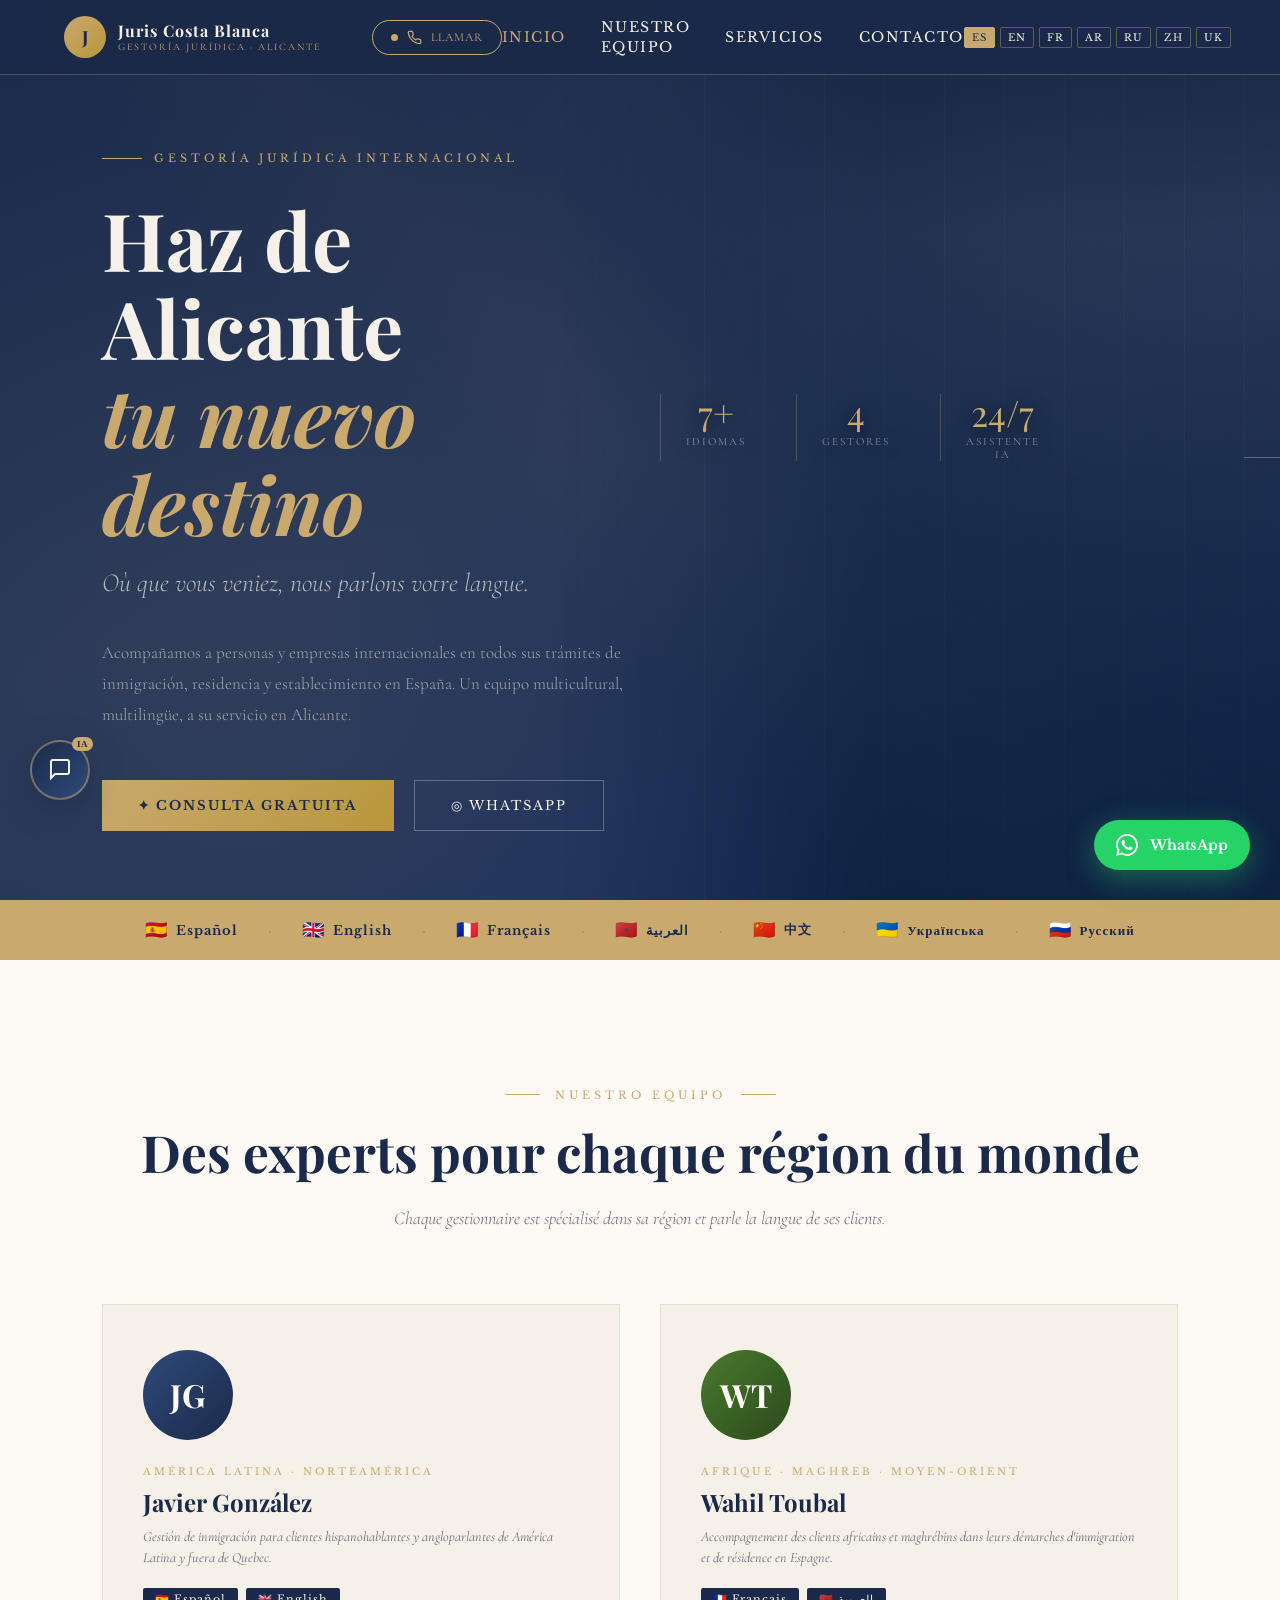
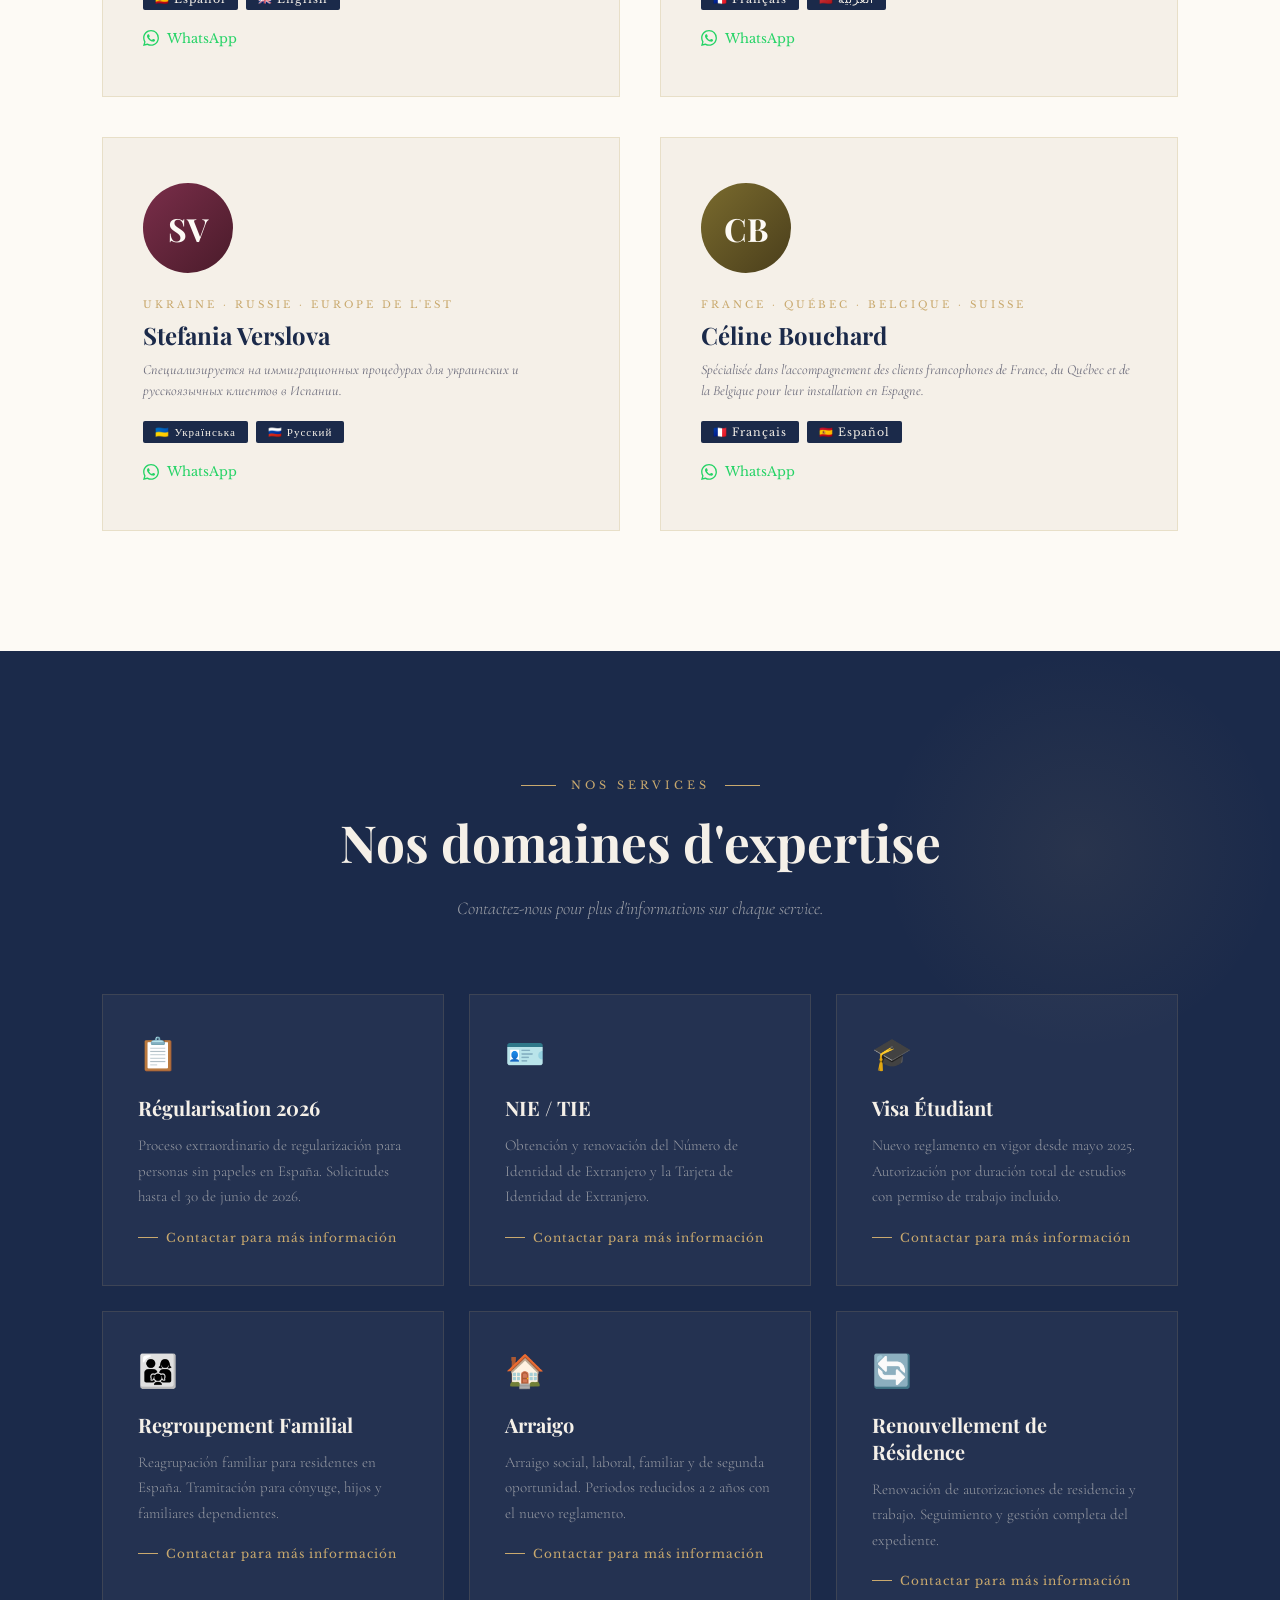
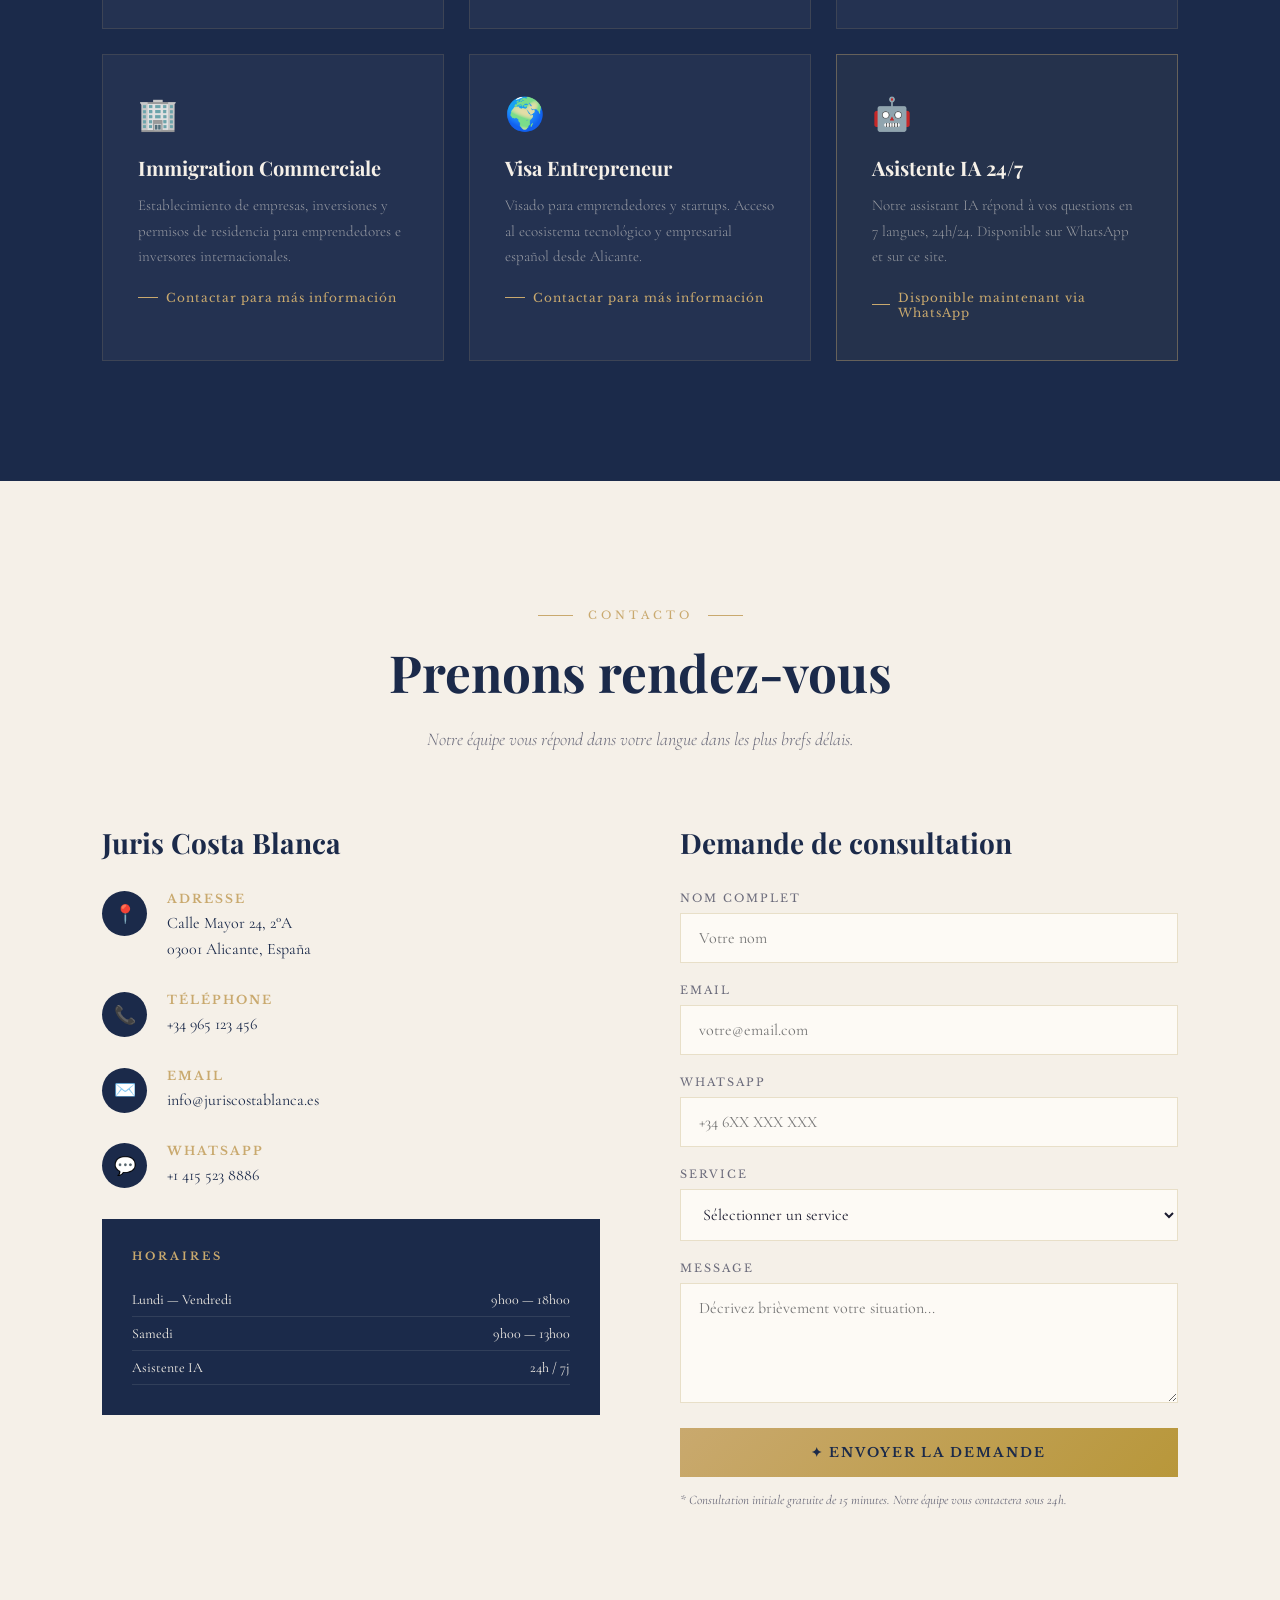
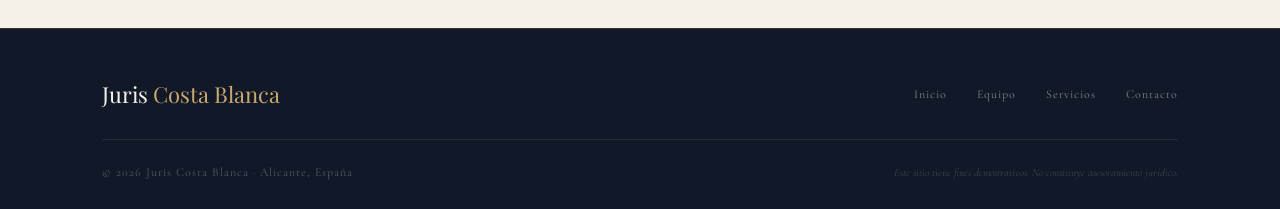
<file: index.html>
<!DOCTYPE html>
<html lang="es">
<head>
  <meta charset="UTF-8" />
  <meta name="viewport" content="width=device-width, initial-scale=1.0" />
  <title>Juris Costa Blanca — Gestoría Jurídica Internacional · Alicante</title>
  <meta name="description" content="Gestoría jurídica especializada en inmigración internacional. Servicios en español, inglés, francés, árabe, chino, ucraniano y ruso. Alicante, España." />
  <link rel="stylesheet" href="style.css" />
  <link rel="icon" type="image/svg+xml" href="data:image/svg+xml,<svg xmlns='http://www.w3.org/2000/svg' viewBox='0 0 100 100'><text y='.9em' font-size='90'>⚖️</text></svg>" />

  <style>
    /* ---------- Groupe gauche : logo + bouton d'appel ---------- */
    .nav-left{
      display:flex; align-items:center;
      gap:clamp(20px, 4vw, 64px);
      flex:0 0 auto; min-width:0;
    }
    .nav-left .nav-logo{ flex:0 0 auto; }

    /* ---------- Bouton appel vocal ---------- */
    .nav-call-btn{
      display:inline-flex; align-items:center; gap:9px;
      padding:9px 18px; flex:0 0 auto;
      border:1px solid #c9a96e; border-radius:999px;
      background:transparent; color:#c9a96e;
      font:inherit; font-size:12px; letter-spacing:.08em; text-transform:uppercase;
      cursor:pointer; white-space:nowrap;
      transition:background .25s ease, color .25s ease, border-color .25s ease;
    }
    .nav-call-btn:hover{ background:#c9a96e; color:#fff; }
    .nav-call-btn svg{ width:15px; height:15px; flex:none; }
    .nav-call-dot{ width:7px; height:7px; border-radius:50%; background:#c9a96e; flex:none; }
    .nav-call-btn:hover .nav-call-dot{ background:#fff; }
    .nav-call-btn[data-state="wait"]{ opacity:.65; cursor:progress; }
    .nav-call-btn[data-state="live"]{ background:#c0392b; border-color:#c0392b; color:#fff; }
    .nav-call-btn[data-state="live"] .nav-call-dot{
      background:#fff; animation:vapiPulse 1.1s ease-in-out infinite;
    }
    @keyframes vapiPulse{
      0%,100%{ opacity:1; transform:scale(1); }
      50%    { opacity:.3; transform:scale(.65); }
    }

    /* ---------- Photo Alicante dans le hero ---------- */
    #accueil{ position:relative; overflow:hidden; }

    .hero-photo{
      position:absolute; top:0; right:0; bottom:0;
      width:min(56%, 1020px);
      z-index:1; pointer-events:none;
      background-image:url("assets/alicante-puerto.jpg");
      background-size:cover;
      background-position:center 42%;
      -webkit-mask-image:linear-gradient(to right, transparent 0%, rgba(0,0,0,.3) 16%, #000 44%);
              mask-image:linear-gradient(to right, transparent 0%, rgba(0,0,0,.3) 16%, #000 44%);
    }
    .hero-photo::after{
      content:""; position:absolute; inset:0;
      background:
        linear-gradient(to right,  rgba(13,37,71,.88) 0%, rgba(13,37,71,.30) 38%, rgba(13,37,71,.08) 100%),
        linear-gradient(to bottom, rgba(10,28,55,.55) 0%, rgba(10,28,55,0) 26%, rgba(10,28,55,.72) 100%);
    }

    /* le contenu repasse devant la photo */
    #accueil .hero-content{ position:relative; z-index:2; }
    #accueil .hero-stats{
      position:relative; z-index:3;
      text-shadow:0 2px 18px rgba(5,15,34,.9);
    }
    #accueil .hero-scroll{ position:relative; z-index:3; }

    /* ---------- Tablette / mobile ---------- */
    @media (max-width:1100px){
      nav{ flex-wrap:nowrap; gap:10px; }
      .nav-logo-sub{ display:none; }
      .nav-call-label{ display:none; }
      .nav-call-btn{ padding:8px 11px; }
      .nav-left{ gap:16px; }
    }
    @media (max-width:900px){
      /* la photo passe sous le texte, en bandeau bas de hero */
      .hero-photo{
        top:auto; bottom:0; left:0; right:0;
        width:100%; height:40%;
        background-position:center 45%;
        -webkit-mask-image:linear-gradient(to bottom, transparent 0%, rgba(0,0,0,.4) 24%, #000 55%);
                mask-image:linear-gradient(to bottom, transparent 0%, rgba(0,0,0,.4) 24%, #000 55%);
      }
      .hero-photo::after{
        background:
          linear-gradient(to bottom, rgba(10,28,55,.85) 0%, rgba(10,28,55,.25) 45%, rgba(10,28,55,.8) 100%);
      }
    }
    @media (max-width:820px){
      .nav-logo-name{ font-size:15px; white-space:nowrap; }
      .lang-selector{
        display:flex; gap:2px; max-width:140px;
        overflow-x:auto; scrollbar-width:none; -webkit-overflow-scrolling:touch;
      }
      .lang-selector::-webkit-scrollbar{ display:none; }
      .lang-btn{ padding:3px 6px; font-size:10px; flex:0 0 auto; }
    }
    @media (max-width:420px){
      .nav-left{ gap:10px; }
      .lang-selector{ max-width:96px; }
      .hero-photo{ height:32%; }
    }
  </style>
</head>
<body>

  <!-- NAVIGATION -->
  <nav>
    <div class="nav-left">
      <a href="#accueil" class="nav-logo">
        <div class="nav-logo-icon">J</div>
        <div class="nav-logo-text">
          <span class="nav-logo-name">Juris Costa Blanca</span>
          <span class="nav-logo-sub">Gestoría Jurídica · Alicante</span>
        </div>
      </a>

      <button id="vapiCallBtn" class="nav-call-btn" type="button" data-state="idle"
              aria-label="Llamar al despacho">
        <span class="nav-call-dot"></span>
        <svg viewBox="0 0 24 24" fill="none" stroke="currentColor" stroke-width="2"
             stroke-linecap="round" stroke-linejoin="round" aria-hidden="true">
          <path d="M22 16.92v3a2 2 0 0 1-2.18 2 19.79 19.79 0 0 1-8.63-3.07 19.5 19.5 0 0 1-6-6 19.79 19.79 0 0 1-3.07-8.67A2 2 0 0 1 4.11 2h3a2 2 0 0 1 2 1.72c.13.96.36 1.9.7 2.81a2 2 0 0 1-.45 2.11L8.09 9.91a16 16 0 0 0 6 6l1.27-1.27a2 2 0 0 1 2.11-.45c.9.34 1.85.57 2.81.7A2 2 0 0 1 22 16.92z"/>
        </svg>
        <span class="nav-call-label">Llamar</span>
      </button>
    </div>

    <ul class="nav-links" id="navLinks">
      <li><a href="#accueil" data-i18n="nav_accueil">Inicio</a></li>
      <li><a href="#bureau" data-i18n="nav_bureau">Nuestro Equipo</a></li>
      <li><a href="#activites" data-i18n="nav_activites">Servicios</a></li>
      <li><a href="#contact" data-i18n="nav_contact">Contacto</a></li>
    </ul>

    <div class="lang-selector">
  <button class="lang-btn active" onclick="setLang('es')">ES</button>
  <button class="lang-btn" onclick="setLang('en')">EN</button>
  <button class="lang-btn" onclick="setLang('fr')">FR</button>
  <button class="lang-btn" onclick="setLang('ar')">AR</button>
  <button class="lang-btn" onclick="setLang('ru')">RU</button>
  <button class="lang-btn" onclick="setLang('zh')">ZH</button>
  <button class="lang-btn" onclick="setLang('uk')">UK</button>
</div>
    

    <button class="hamburger" id="hamburger" aria-label="Menu">
      <span></span><span></span><span></span>
    </button>
  </nav>

  <!-- HERO -->
  <section id="accueil">
    <div class="hero-bg-pattern"></div>
    <div class="hero-lines"></div>
    <div class="hero-photo" role="img"
         aria-label="Puerto de Alicante al anochecer con el castillo de Santa Bárbara"></div>

    <div class="hero-content">
      <div class="hero-eyebrow">
        <div class="hero-eyebrow-line"></div>
        <span data-i18n="hero_eyebrow">Gestoría Jurídica Internacional</span>
      </div>

      <h1 class="hero-title">
        <span data-i18n="hero_title1">Haz de Alicante</span><br>
        <em data-i18n="hero_title2">tu nuevo destino</em>
      </h1>

      <p class="hero-accroche" data-i18n="hero_accroche">
        Où que vous veniez, nous parlons votre langue.
      </p>

      <p class="hero-description" data-i18n="hero_description">
        Acompañamos a personas y empresas internacionales en todos sus trámites de inmigración, residencia y establecimiento en España. Un equipo multicultural, multilingüe, a su servicio en Alicante.
      </p>

      <div class="hero-ctas">
        <a href="#contact" class="btn-primary" data-i18n="hero_cta1">
          ✦ Consulta Gratuita
        </a>
        <a href="https://wa.me/14155238886" target="_blank" class="btn-secondary" data-i18n="hero_cta2">
          ◎ WhatsApp
        </a>
      </div>
    </div>

    <div class="hero-stats">
      <div class="hero-stat">
        <div class="hero-stat-number">7+</div>
        <div class="hero-stat-label" data-i18n="stat_langues">Idiomas</div>
      </div>
      <div class="hero-stat">
        <div class="hero-stat-number">4</div>
        <div class="hero-stat-label" data-i18n="stat_gestionnaires">Gestores</div>
      </div>
      <div class="hero-stat">
        <div class="hero-stat-number">24/7</div>
        <div class="hero-stat-label" data-i18n="stat_disponible">Asistente IA</div>
      </div>
    </div>

    <div class="hero-scroll">
      <div class="scroll-line"></div>
      <span data-i18n="hero_scroll">Descubrir</span>
    </div>
  </section>

  <!-- BARRE LANGUES -->
  <div class="langues-bar">
    <div class="langue-item"><span class="langue-flag">🇪🇸</span> Español</div>
    <div class="langue-sep">·</div>
    <div class="langue-item"><span class="langue-flag">🇬🇧</span> English</div>
    <div class="langue-sep">·</div>
    <div class="langue-item"><span class="langue-flag">🇫🇷</span> Français</div>
    <div class="langue-sep">·</div>
    <div class="langue-item"><span class="langue-flag">🇲🇦</span> العربية</div>
    <div class="langue-sep">·</div>
    <div class="langue-item"><span class="langue-flag">🇨🇳</span> 中文</div>
    <div class="langue-sep">·</div>
    <div class="langue-item"><span class="langue-flag">🇺🇦</span> Українська</div>
    <div class="langue-sep">·</div>
    <div class="langue-item"><span class="langue-flag">🇷🇺</span> Русский</div>
  </div>

  <!-- NOTRE BUREAU -->
  <section id="bureau">
    <div class="section-header reveal">
      <div class="section-eyebrow">
        <div class="section-eyebrow-line"></div>
        <span data-i18n="bureau_eyebrow">Nuestro Equipo</span>
        <div class="section-eyebrow-line"></div>
      </div>
      <h2 class="section-title" data-i18n="bureau_title">Des experts pour chaque région du monde</h2>
      <p class="section-subtitle" data-i18n="bureau_subtitle">
        Chaque gestionnaire est spécialisé dans sa région et parle la langue de ses clients.
      </p>
    </div>

    <div class="team-grid">

      <div class="team-card reveal">
        <div class="team-avatar avatar-javier">JG</div>
        <div class="team-region" data-i18n="javier_region">América Latina · Norteamérica</div>
        <h3 class="team-name">Javier González</h3>
        <p class="team-role" data-i18n="javier_role">
          Gestión de inmigración para clientes hispanohablantes y angloparlantes de América Latina y fuera de Quebec.
        </p>
        <div class="team-langues">
          <span class="langue-tag">🇪🇸 Español</span>
          <span class="langue-tag">🇬🇧 English</span>
        </div>
        <a href="https://wa.me/14155238886?text=Hola%20Javier%2C%20necesito%20informaci%C3%B3n%20sobre%20inmigraci%C3%B3n" target="_blank" class="team-whatsapp">
          <svg viewBox="0 0 24 24" width="16" height="16" fill="currentColor"><path d="M17.472 14.382c-.297-.149-1.758-.867-2.03-.967-.273-.099-.471-.148-.67.15-.197.297-.767.966-.94 1.164-.173.199-.347.223-.644.075-.297-.15-1.255-.463-2.39-1.475-.883-.788-1.48-1.761-1.653-2.059-.173-.297-.018-.458.13-.606.134-.133.298-.347.446-.52.149-.174.198-.298.298-.497.099-.198.05-.371-.025-.52-.075-.149-.669-1.612-.916-2.207-.242-.579-.487-.5-.669-.51-.173-.008-.371-.01-.57-.01-.198 0-.52.074-.792.372-.272.297-1.04 1.016-1.04 2.479 0 1.462 1.065 2.875 1.213 3.074.149.198 2.096 3.2 5.077 4.487.709.306 1.262.489 1.694.625.712.227 1.36.195 1.871.118.571-.085 1.758-.719 2.006-1.413.248-.694.248-1.289.173-1.413-.074-.124-.272-.198-.57-.347m-5.421 7.403h-.004a9.87 9.87 0 01-5.031-1.378l-.361-.214-3.741.982.998-3.648-.235-.374a9.86 9.86 0 01-1.51-5.26c.001-5.45 4.436-9.884 9.888-9.884 2.64 0 5.122 1.03 6.988 2.898a9.825 9.825 0 012.893 6.994c-.003 5.45-4.437 9.884-9.885 9.884m8.413-18.297A11.815 11.815 0 0012.05 0C5.495 0 .16 5.335.157 11.892c0 2.096.547 4.142 1.588 5.945L.057 24l6.305-1.654a11.882 11.882 0 005.683 1.448h.005c6.554 0 11.89-5.335 11.893-11.893a11.821 11.821 0 00-3.48-8.413z"/></svg>
          WhatsApp
        </a>
      </div>

      <div class="team-card reveal">
        <div class="team-avatar avatar-wahil">WT</div>
        <div class="team-region" data-i18n="wahil_region">Afrique · Maghreb · Moyen-Orient</div>
        <h3 class="team-name">Wahil Toubal</h3>
        <p class="team-role" data-i18n="wahil_role">
          Accompagnement des clients africains et maghrébins dans leurs démarches d'immigration et de résidence en Espagne.
        </p>
        <div class="team-langues">
          <span class="langue-tag">🇫🇷 Français</span>
          <span class="langue-tag">🇲🇦 العربية</span>
        </div>
        <a href="https://wa.me/14155238886?text=Bonjour%20Wahil%2C%20j%27ai%20besoin%20d%27informations%20sur%20l%27immigration" target="_blank" class="team-whatsapp">
          <svg viewBox="0 0 24 24" width="16" height="16" fill="currentColor"><path d="M17.472 14.382c-.297-.149-1.758-.867-2.03-.967-.273-.099-.471-.148-.67.15-.197.297-.767.966-.94 1.164-.173.199-.347.223-.644.075-.297-.15-1.255-.463-2.39-1.475-.883-.788-1.48-1.761-1.653-2.059-.173-.297-.018-.458.13-.606.134-.133.298-.347.446-.52.149-.174.198-.298.298-.497.099-.198.05-.371-.025-.52-.075-.149-.669-1.612-.916-2.207-.242-.579-.487-.5-.669-.51-.173-.008-.371-.01-.57-.01-.198 0-.52.074-.792.372-.272.297-1.04 1.016-1.04 2.479 0 1.462 1.065 2.875 1.213 3.074.149.198 2.096 3.2 5.077 4.487.709.306 1.262.489 1.694.625.712.227 1.36.195 1.871.118.571-.085 1.758-.719 2.006-1.413.248-.694.248-1.289.173-1.413-.074-.124-.272-.198-.57-.347m-5.421 7.403h-.004a9.87 9.87 0 01-5.031-1.378l-.361-.214-3.741.982.998-3.648-.235-.374a9.86 9.86 0 01-1.51-5.26c.001-5.45 4.436-9.884 9.888-9.884 2.64 0 5.122 1.03 6.988 2.898a9.825 9.825 0 012.893 6.994c-.003 5.45-4.437 9.884-9.885 9.884m8.413-18.297A11.815 11.815 0 0012.05 0C5.495 0 .16 5.335.157 11.892c0 2.096.547 4.142 1.588 5.945L.057 24l6.305-1.654a11.882 11.882 0 005.683 1.448h.005c6.554 0 11.89-5.335 11.893-11.893a11.821 11.821 0 00-3.48-8.413z"/></svg>
          WhatsApp
        </a>
      </div>

      <div class="team-card reveal">
        <div class="team-avatar avatar-stefania">SV</div>
        <div class="team-region" data-i18n="stefania_region">Ukraine · Russie · Europe de l'Est</div>
        <h3 class="team-name">Stefania Verslova</h3>
        <p class="team-role" data-i18n="stefania_role">
          Специализируется на иммиграционных процедурах для украинских и русскоязычных клиентов в Испании.
        </p>
        <div class="team-langues">
          <span class="langue-tag">🇺🇦 Українська</span>
          <span class="langue-tag">🇷🇺 Русский</span>
        </div>
        <a href="https://wa.me/14155238886?text=Hello%2C%20I%20need%20information%20about%20immigration" target="_blank" class="team-whatsapp">
          <svg viewBox="0 0 24 24" width="16" height="16" fill="currentColor"><path d="M17.472 14.382c-.297-.149-1.758-.867-2.03-.967-.273-.099-.471-.148-.67.15-.197.297-.767.966-.94 1.164-.173.199-.347.223-.644.075-.297-.15-1.255-.463-2.39-1.475-.883-.788-1.48-1.761-1.653-2.059-.173-.297-.018-.458.13-.606.134-.133.298-.347.446-.52.149-.174.198-.298.298-.497.099-.198.05-.371-.025-.52-.075-.149-.669-1.612-.916-2.207-.242-.579-.487-.5-.669-.51-.173-.008-.371-.01-.57-.01-.198 0-.52.074-.792.372-.272.297-1.04 1.016-1.04 2.479 0 1.462 1.065 2.875 1.213 3.074.149.198 2.096 3.2 5.077 4.487.709.306 1.262.489 1.694.625.712.227 1.36.195 1.871.118.571-.085 1.758-.719 2.006-1.413.248-.694.248-1.289.173-1.413-.074-.124-.272-.198-.57-.347m-5.421 7.403h-.004a9.87 9.87 0 01-5.031-1.378l-.361-.214-3.741.982.998-3.648-.235-.374a9.86 9.86 0 01-1.51-5.26c.001-5.45 4.436-9.884 9.888-9.884 2.64 0 5.122 1.03 6.988 2.898a9.825 9.825 0 012.893 6.994c-.003 5.45-4.437 9.884-9.885 9.884m8.413-18.297A11.815 11.815 0 0012.05 0C5.495 0 .16 5.335.157 11.892c0 2.096.547 4.142 1.588 5.945L.057 24l6.305-1.654a11.882 11.882 0 005.683 1.448h.005c6.554 0 11.89-5.335 11.893-11.893a11.821 11.821 0 00-3.48-8.413z"/></svg>
          WhatsApp
        </a>
      </div>

      <div class="team-card reveal">
        <div class="team-avatar avatar-celine">CB</div>
        <div class="team-region" data-i18n="celine_region">France · Québec · Belgique · Suisse</div>
        <h3 class="team-name">Céline Bouchard</h3>
        <p class="team-role" data-i18n="celine_role">
          Spécialisée dans l'accompagnement des clients francophones de France, du Québec et de la Belgique pour leur installation en Espagne.
        </p>
        <div class="team-langues">
          <span class="langue-tag">🇫🇷 Français</span>
          <span class="langue-tag">🇪🇸 Español</span>
        </div>
        <a href="https://wa.me/14155238886?text=Bonjour%20C%C3%A9line%2C%20j%27ai%20besoin%20d%27informations%20sur%20l%27immigration" target="_blank" class="team-whatsapp">
          <svg viewBox="0 0 24 24" width="16" height="16" fill="currentColor"><path d="M17.472 14.382c-.297-.149-1.758-.867-2.03-.967-.273-.099-.471-.148-.67.15-.197.297-.767.966-.94 1.164-.173.199-.347.223-.644.075-.297-.15-1.255-.463-2.39-1.475-.883-.788-1.48-1.761-1.653-2.059-.173-.297-.018-.458.13-.606.134-.133.298-.347.446-.52.149-.174.198-.298.298-.497.099-.198.05-.371-.025-.52-.075-.149-.669-1.612-.916-2.207-.242-.579-.487-.5-.669-.51-.173-.008-.371-.01-.57-.01-.198 0-.52.074-.792.372-.272.297-1.04 1.016-1.04 2.479 0 1.462 1.065 2.875 1.213 3.074.149.198 2.096 3.2 5.077 4.487.709.306 1.262.489 1.694.625.712.227 1.36.195 1.871.118.571-.085 1.758-.719 2.006-1.413.248-.694.248-1.289.173-1.413-.074-.124-.272-.198-.57-.347m-5.421 7.403h-.004a9.87 9.87 0 01-5.031-1.378l-.361-.214-3.741.982.998-3.648-.235-.374a9.86 9.86 0 01-1.51-5.26c.001-5.45 4.436-9.884 9.888-9.884 2.64 0 5.122 1.03 6.988 2.898a9.825 9.825 0 012.893 6.994c-.003 5.45-4.437 9.884-9.885 9.884m8.413-18.297A11.815 11.815 0 0012.05 0C5.495 0 .16 5.335.157 11.892c0 2.096.547 4.142 1.588 5.945L.057 24l6.305-1.654a11.882 11.882 0 005.683 1.448h.005c6.554 0 11.89-5.335 11.893-11.893a11.821 11.821 0 00-3.48-8.413z"/></svg>
          WhatsApp
        </a>
      </div>

    </div>
  </section>

  <!-- ACTIVITÉS -->
  <section id="activites">
    <div class="section-header reveal">
      <div class="section-eyebrow">
        <div class="section-eyebrow-line"></div>
        <span data-i18n="activites_eyebrow">Nos Services</span>
        <div class="section-eyebrow-line"></div>
      </div>
      <h2 class="section-title" data-i18n="activites_title">Nos domaines d'expertise</h2>
      <p class="section-subtitle" data-i18n="activites_subtitle">
        Contactez-nous pour plus d'informations sur chaque service.
      </p>
    </div>

    <div class="activites-grid">

      <div class="activite-card reveal">
        <div class="activite-icon">📋</div>
        <h3 class="activite-title" data-i18n="act1_title">Régularisation 2026</h3>
        <p class="activite-desc" data-i18n="act1_desc">
          Proceso extraordinario de regularización para personas sin papeles en España. Solicitudes hasta el 30 de junio de 2026.
        </p>
        <div class="activite-contact" data-i18n="act_contact">Contactar para más información</div>
      </div>

      <div class="activite-card reveal">
        <div class="activite-icon">🪪</div>
        <h3 class="activite-title" data-i18n="act2_title">NIE / TIE</h3>
        <p class="activite-desc" data-i18n="act2_desc">
          Obtención y renovación del Número de Identidad de Extranjero y la Tarjeta de Identidad de Extranjero.
        </p>
        <div class="activite-contact" data-i18n="act_contact">Contactar para más información</div>
      </div>

      <div class="activite-card reveal">
        <div class="activite-icon">🎓</div>
        <h3 class="activite-title" data-i18n="act3_title">Visa Étudiant</h3>
        <p class="activite-desc" data-i18n="act3_desc">
          Nuevo reglamento en vigor desde mayo 2025. Autorización por duración total de estudios con permiso de trabajo incluido.
        </p>
        <div class="activite-contact" data-i18n="act_contact">Contactar para más información</div>
      </div>

      <div class="activite-card reveal">
        <div class="activite-icon">👨‍👩‍👧</div>
        <h3 class="activite-title" data-i18n="act4_title">Regroupement Familial</h3>
        <p class="activite-desc" data-i18n="act4_desc">
          Reagrupación familiar para residentes en España. Tramitación para cónyuge, hijos y familiares dependientes.
        </p>
        <div class="activite-contact" data-i18n="act_contact">Contactar para más información</div>
      </div>

      <div class="activite-card reveal">
        <div class="activite-icon">🏠</div>
        <h3 class="activite-title" data-i18n="act5_title">Arraigo</h3>
        <p class="activite-desc" data-i18n="act5_desc">
          Arraigo social, laboral, familiar y de segunda oportunidad. Periodos reducidos a 2 años con el nuevo reglamento.
        </p>
        <div class="activite-contact" data-i18n="act_contact">Contactar para más información</div>
      </div>

      <div class="activite-card reveal">
        <div class="activite-icon">🔄</div>
        <h3 class="activite-title" data-i18n="act6_title">Renouvellement de Résidence</h3>
        <p class="activite-desc" data-i18n="act6_desc">
          Renovación de autorizaciones de residencia y trabajo. Seguimiento y gestión completa del expediente.
        </p>
        <div class="activite-contact" data-i18n="act_contact">Contactar para más información</div>
      </div>

      <div class="activite-card reveal">
        <div class="activite-icon">🏢</div>
        <h3 class="activite-title" data-i18n="act7_title">Immigration Commerciale</h3>
        <p class="activite-desc" data-i18n="act7_desc">
          Establecimiento de empresas, inversiones y permisos de residencia para emprendedores e inversores internacionales.
        </p>
        <div class="activite-contact" data-i18n="act_contact">Contactar para más información</div>
      </div>

      <div class="activite-card reveal">
        <div class="activite-icon">🌍</div>
        <h3 class="activite-title" data-i18n="act8_title">Visa Entrepreneur</h3>
        <p class="activite-desc" data-i18n="act8_desc">
          Visado para emprendedores y startups. Acceso al ecosistema tecnológico y empresarial español desde Alicante.
        </p>
        <div class="activite-contact" data-i18n="act_contact">Contactar para más información</div>
      </div>

      <div class="activite-card reveal" style="border-color: rgba(201,169,110,0.4); background: rgba(201,169,110,0.06);">
        <div class="activite-icon">🤖</div>
        <h3 class="activite-title" data-i18n="act9_title">Asistente IA 24/7</h3>
        <p class="activite-desc" data-i18n="act9_desc">
          Notre assistant IA répond à vos questions en 7 langues, 24h/24. Disponible sur WhatsApp et sur ce site.
        </p>
        <div class="activite-contact" data-i18n="act9_contact">Disponible maintenant via WhatsApp</div>
      </div>

    </div>
  </section>

  <!-- CONTACT -->
  <section id="contact">
    <div class="section-header reveal">
      <div class="section-eyebrow">
        <div class="section-eyebrow-line"></div>
        <span data-i18n="contact_eyebrow">Contacto</span>
        <div class="section-eyebrow-line"></div>
      </div>
      <h2 class="section-title" data-i18n="contact_title">Prenons rendez-vous</h2>
      <p class="section-subtitle" data-i18n="contact_subtitle">
        Notre équipe vous répond dans votre langue dans les plus brefs délais.
      </p>
    </div>

    <div class="contact-grid">
      <div class="contact-info reveal">
        <h3 data-i18n="contact_info_title">Juris Costa Blanca</h3>

        <div class="contact-item">
          <div class="contact-item-icon">📍</div>
          <div class="contact-item-content">
            <h4 data-i18n="contact_adresse">Adresse</h4>
            <p>Calle Mayor 24, 2°A<br>03001 Alicante, España</p>
          </div>
        </div>

        <div class="contact-item">
          <div class="contact-item-icon">📞</div>
          <div class="contact-item-content">
            <h4 data-i18n="contact_tel">Téléphone</h4>
            <p>+34 965 123 456</p>
          </div>
        </div>

        <div class="contact-item">
          <div class="contact-item-icon">✉️</div>
          <div class="contact-item-content">
            <h4>Email</h4>
            <p>info@juriscostablanca.es</p>
          </div>
        </div>

        <div class="contact-item">
          <div class="contact-item-icon">💬</div>
          <div class="contact-item-content">
            <h4>WhatsApp</h4>
            <p>+1 415 523 8886</p>
          </div>
        </div>

        <div class="contact-horaires">
          <h4 data-i18n="contact_horaires">Horaires</h4>
          <div class="horaire-row">
            <span data-i18n="horaire_semaine">Lundi — Vendredi</span>
            <span>9h00 — 18h00</span>
          </div>
          <div class="horaire-row">
            <span data-i18n="horaire_samedi">Samedi</span>
            <span>9h00 — 13h00</span>
          </div>
          <div class="horaire-row">
            <span data-i18n="horaire_ia">Asistente IA</span>
            <span>24h / 7j</span>
          </div>
        </div>
      </div>

      <div class="contact-form-section reveal">
        <h3 data-i18n="form_title">Demande de consultation</h3>
        <div class="form-group">
          <label data-i18n="form_nom">Nom complet</label>
          <input type="text" placeholder="Votre nom" />
        </div>
        <div class="form-group">
          <label>Email</label>
          <input type="email" placeholder="votre@email.com" />
        </div>
        <div class="form-group">
          <label>WhatsApp</label>
          <input type="tel" placeholder="+34 6XX XXX XXX" />
        </div>
        <div class="form-group">
          <label data-i18n="form_service">Service</label>
          <select>
            <option data-i18n="form_select">Sélectionner un service</option>
            <option>Régularisation 2026</option>
            <option>NIE / TIE</option>
            <option>Visa Étudiant</option>
            <option>Regroupement Familial</option>
            <option>Arraigo</option>
            <option>Renouvellement Résidence</option>
            <option>Immigration Commerciale</option>
            <option>Visa Entrepreneur</option>
          </select>
        </div>
        <div class="form-group">
          <label data-i18n="form_message">Message</label>
          <textarea placeholder="Décrivez brièvement votre situation..."></textarea>
        </div>
        <button class="btn-primary" style="width:100%; justify-content:center;" data-i18n="form_submit">
          ✦ Envoyer la demande
        </button>
        <p class="form-note" data-i18n="form_note">
          * Consultation initiale gratuite de 15 minutes. Notre équipe vous contactera sous 24h.
        </p>
      </div>
    </div>
  </section>

  <!-- WHATSAPP FLOAT -->
  <a href="https://wa.me/14155238886?text=Hola%2C%20me%20gustar%C3%ADa%20obtener%20informaci%C3%B3n%20sobre%20inmigraci%C3%B3n%20en%20Espa%C3%B1a" 
     target="_blank" 
     class="whatsapp-float"
     aria-label="Contactar por WhatsApp">
    <svg viewBox="0 0 24 24" xmlns="http://www.w3.org/2000/svg">
      <path d="M17.472 14.382c-.297-.149-1.758-.867-2.03-.967-.273-.099-.471-.148-.67.15-.197.297-.767.966-.94 1.164-.173.199-.347.223-.644.075-.297-.15-1.255-.463-2.39-1.475-.883-.788-1.48-1.761-1.653-2.059-.173-.297-.018-.458.13-.606.134-.133.298-.347.446-.52.149-.174.198-.298.298-.497.099-.198.05-.371-.025-.52-.075-.149-.669-1.612-.916-2.207-.242-.579-.487-.5-.669-.51-.173-.008-.371-.01-.57-.01-.198 0-.52.074-.792.372-.272.297-1.04 1.016-1.04 2.479 0 1.462 1.065 2.875 1.213 3.074.149.198 2.096 3.2 5.077 4.487.709.306 1.262.489 1.694.625.712.227 1.36.195 1.871.118.571-.085 1.758-.719 2.006-1.413.248-.694.248-1.289.173-1.413-.074-.124-.272-.198-.57-.347m-5.421 7.403h-.004a9.87 9.87 0 01-5.031-1.378l-.361-.214-3.741.982.998-3.648-.235-.374a9.86 9.86 0 01-1.51-5.26c.001-5.45 4.436-9.884 9.888-9.884 2.64 0 5.122 1.03 6.988 2.898a9.825 9.825 0 012.893 6.994c-.003 5.45-4.437 9.884-9.885 9.884m8.413-18.297A11.815 11.815 0 0012.05 0C5.495 0 .16 5.335.157 11.892c0 2.096.547 4.142 1.588 5.945L.057 24l6.305-1.654a11.882 11.882 0 005.683 1.448h.005c6.554 0 11.89-5.335 11.893-11.893a11.821 11.821 0 00-3.48-8.413z"/>
    </svg>
    WhatsApp
  </a>

  <!-- FOOTER -->
  <footer>
    <div class="footer-top">
      <div class="footer-logo">
        Juris <span>Costa Blanca</span>
      </div>
      <div class="footer-links">
        <a href="#accueil" data-i18n="nav_accueil">Inicio</a>
        <a href="#bureau" data-i18n="nav_bureau">Equipo</a>
        <a href="#activites" data-i18n="nav_activites">Servicios</a>
        <a href="#contact" data-i18n="nav_contact">Contacto</a>
      </div>
    </div>
    <div class="footer-bottom">
      <p class="footer-copy">© 2026 Juris Costa Blanca · Alicante, España</p>
      <p class="footer-legal">Este sitio tiene fines demostrativos. No constituye asesoramiento jurídico.</p>
    </div>
  </footer>

  <script src="main.js"></script>
  <script src="chat.js"></script>

  <!-- ASSISTANT VOCAL VAPI -->
  <script type="module">
    import Vapi from "https://esm.sh/@vapi-ai/web@2";

    const PUBLIC_KEY   = "6133b0e1-048a-4e2e-9d2d-cc537dc33377";
    const ASSISTANT_ID = "979ed498-cce9-49c5-ba93-b4385dd773e6";

    const BTN_L = {
      es:{idle:"Llamar",     wait:"Conectando",   live:"Colgar"},
      en:{idle:"Call us",    wait:"Connecting",   live:"Hang up"},
      fr:{idle:"Appeler",    wait:"Connexion",    live:"Raccrocher"},
      ar:{idle:"اتصل بنا", wait:"جارٍ الاتصال", live:"إنهاء"},
      ru:{idle:"Позвонить", wait:"Соединение", live:"Завершить"},
      uk:{idle:"Подзвонити", wait:"З’єднання", live:"Завершити"},
      zh:{idle:"致电", wait:"连接中", live:"挂断"}
    };

    const btn   = document.getElementById("vapiCallBtn");
    const label = btn.querySelector(".nav-call-label");
    let state = "idle";

    const lang = () => (window.currentLang || document.documentElement.lang || "es").slice(0,2);

    function paint(){
      label.textContent = (BTN_L[lang()] || BTN_L.es)[state];
      btn.dataset.state = state;
    }
    paint();

    document.querySelectorAll(".lang-btn").forEach(b =>
      b.addEventListener("click", () => setTimeout(paint, 60))
    );

    const vapi = new Vapi(PUBLIC_KEY);
    vapi.on("call-start", () => { state = "live"; paint(); });
    vapi.on("call-end",   () => { state = "idle"; paint(); });
    vapi.on("error", e => { console.error("[VAPI]", e); state = "idle"; paint(); });

    btn.addEventListener("click", async () => {
      if (state === "live") { vapi.stop(); return; }
      if (state === "wait") return;
      state = "wait"; paint();
      try { await vapi.start(ASSISTANT_ID); }
      catch (e) { console.error("[VAPI] impossible de demarrer l'appel", e); state = "idle"; paint(); }
    });
  </script>

</body>
</html>
</file>
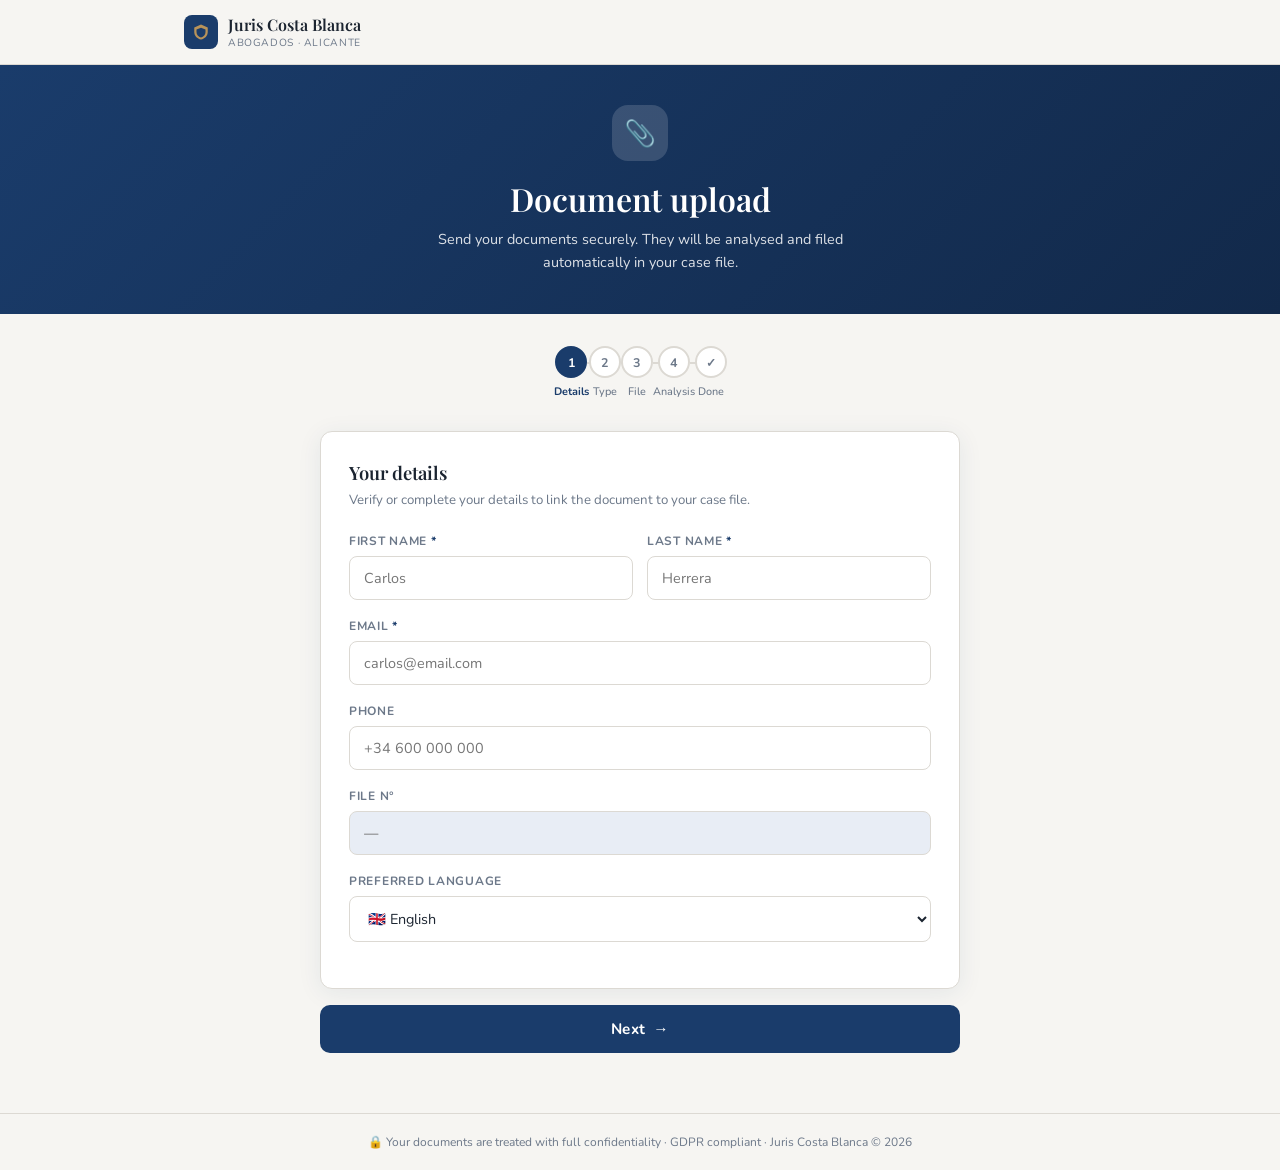
<file: upload.html>
<!DOCTYPE html>
<html lang="es">
<head>
  <meta charset="UTF-8"/>
  <meta name="viewport" content="width=device-width, initial-scale=1.0"/>
  <title>Envío de documentos — Juris Costa Blanca</title>
  <link rel="preconnect" href="https://fonts.googleapis.com"/>
  <link rel="preconnect" href="https://fonts.gstatic.com" crossorigin/>
  <link href="https://fonts.googleapis.com/css2?family=Nunito:wght@300;400;500;600;700&family=Playfair+Display:ital,wght@0,400;0,600;1,400&display=swap" rel="stylesheet"/>
  <style>
    :root {
      --azul:    #1A3C6B;
      --azul2:   #12294A;
      --or:      #B8935A;
      --teal:    #C3D0E2;
      --teal2:   #E8EDF5;
      --arena:   #F6F5F2;
      --blanco:  #FFFFFF;
      --ink:     #1B2430;
      --muted:   #6C7889;
      --border:  #DCD9D3;
      --success: #1A9E6B;
      --error:   #C0392B;
      --warning: #E67E22;
      --r:       12px;
      --shadow:  0 4px 24px rgba(26,60,107,.08);
    }
    *, *::before, *::after { box-sizing: border-box; margin: 0; padding: 0; }
    html { scroll-behavior: smooth; }
    body {
      font-family: 'Nunito', sans-serif;
      background: var(--arena);
      color: var(--ink);
      min-height: 100vh;
    }

    /* ── NAV ── */
    nav {
      background: rgba(246,245,242,.95);
      backdrop-filter: blur(16px);
      border-bottom: 1px solid var(--border);
      position: sticky; top: 0; z-index: 100;
    }
    .nav-inner {
      max-width: 960px; margin: 0 auto;
      padding: 14px 24px;
      display: flex; align-items: center; justify-content: space-between;
    }
    .nav-logo {
      display: flex; align-items: center; gap: 10px;
      text-decoration: none; color: var(--ink);
    }
    .logo-mark {
      width: 34px; height: 34px; background: var(--azul);
      border-radius: 8px;
      display: flex; align-items: center; justify-content: center;
    }
    .logo-mark svg { width: 18px; height: 18px; fill: var(--or); }
    .logo-text { font-family: 'Playfair Display', serif; font-size: 1rem; font-weight: 600; }
    .logo-text span { display: block; font-family: 'Nunito', sans-serif; font-size: .65rem; font-weight: 400; color: var(--muted); letter-spacing: .06em; text-transform: uppercase; }

    /* ── HERO BANNER ── */
    .page-hero {
      background: linear-gradient(135deg, var(--azul) 0%, var(--azul2) 100%);
      padding: 40px 24px;
      text-align: center; color: #fff;
    }
    .page-hero-icon {
      width: 56px; height: 56px;
      background: rgba(255,255,255,.15);
      border-radius: 16px;
      display: flex; align-items: center; justify-content: center;
      margin: 0 auto 16px; font-size: 1.6rem;
    }
    .page-hero h1 {
      font-family: 'Playfair Display', serif;
      font-size: clamp(1.5rem, 4vw, 2rem);
      font-weight: 600; margin-bottom: 8px;
    }
    .page-hero p { font-size: .9rem; opacity: .85; max-width: 460px; margin: 0 auto; line-height: 1.6; }

    .dossier-badge {
      display: inline-flex; align-items: center; gap: 8px;
      background: rgba(255,255,255,.15);
      border: 1px solid rgba(255,255,255,.3);
      border-radius: 20px; padding: 6px 16px;
      font-size: .8rem; font-weight: 600;
      margin-top: 16px; letter-spacing: .03em;
    }
    .dossier-badge .dot { width: 7px; height: 7px; background: var(--or); border-radius: 50%; }

    /* ── MAIN ── */
    .main { max-width: 680px; margin: 0 auto; padding: 32px 20px 60px; }

    /* ── STEPS ── */
    .steps { display: flex; align-items: center; justify-content: center; gap: 0; margin-bottom: 32px; }
    .step-item { display: flex; flex-direction: column; align-items: center; gap: 6px; position: relative; }
    .step-item:not(:last-child)::after {
      content: '';
      position: absolute; top: 16px; left: calc(50% + 16px);
      width: calc(100% - 12px); height: 2px;
      background: var(--border); z-index: 0;
    }
    .step-item.done:not(:last-child)::after { background: var(--azul); }
    .step-num {
      width: 32px; height: 32px; border-radius: 50%;
      border: 2px solid var(--border);
      background: var(--blanco); color: var(--muted);
      display: flex; align-items: center; justify-content: center;
      font-size: .78rem; font-weight: 700; position: relative; z-index: 1;
      transition: all .3s;
    }
    .step-item.active .step-num { border-color: var(--azul); background: var(--azul); color: #fff; }
    .step-item.done .step-num { border-color: var(--success); background: var(--success); color: #fff; }
    .step-label { font-size: .68rem; color: var(--muted); font-weight: 500; white-space: nowrap; }
    .step-item.active .step-label { color: var(--azul); font-weight: 700; }

    /* ── CARD ── */
    .card {
      background: var(--blanco);
      border: 1px solid var(--border);
      border-radius: var(--r);
      padding: 28px;
      box-shadow: var(--shadow);
      margin-bottom: 16px;
    }
    .card-title {
      font-family: 'Playfair Display', serif;
      font-size: 1.15rem; font-weight: 600;
      margin-bottom: 6px; color: var(--ink);
    }
    .card-sub { font-size: .83rem; color: var(--muted); margin-bottom: 22px; line-height: 1.5; }

    /* ── FORM ── */
    .field { margin-bottom: 18px; }
    .field label {
      display: block; font-size: .75rem; font-weight: 700;
      color: var(--muted); text-transform: uppercase; letter-spacing: .06em;
      margin-bottom: 7px;
    }
    .field label .req { color: var(--azul); }
    .field input, .field select {
      width: 100%; padding: 11px 14px;
      border: 1.5px solid var(--border);
      border-radius: 8px; font-family: 'Nunito', sans-serif;
      font-size: .9rem; color: var(--ink);
      background: var(--blanco);
      transition: border-color .2s, box-shadow .2s;
      outline: none;
    }
    .field input:focus, .field select:focus {
      border-color: var(--azul);
      box-shadow: 0 0 0 3px rgba(26,60,107,.1);
    }
    .field input.prefilled { background: var(--teal2); color: var(--azul2); font-weight: 600; }
    .field-row { display: grid; grid-template-columns: 1fr 1fr; gap: 14px; }

    /* ── DOC TYPE SELECTOR ── */
    .doc-types { display: grid; grid-template-columns: repeat(3, 1fr); gap: 12px; }
    .doc-type {
      border: 2px solid var(--border);
      border-radius: 10px; padding: 16px 12px;
      text-align: center; cursor: pointer;
      transition: all .2s; background: var(--blanco);
      position: relative;
    }
    .doc-type:hover { border-color: var(--azul); background: var(--teal2); }
    .doc-type.selected {
      border-color: var(--azul);
      background: linear-gradient(135deg, var(--teal2) 0%, rgba(195,208,226,.35) 100%);
    }
    .doc-type .dt-icon { font-size: 1.8rem; margin-bottom: 8px; display: block; }
    .doc-type .dt-label { font-size: .8rem; font-weight: 700; color: var(--ink); line-height: 1.3; }
    .doc-type .dt-sub { font-size: .68rem; color: var(--muted); margin-top: 3px; line-height: 1.3; }
    .doc-type .check-mark {
      position: absolute; top: 8px; right: 8px;
      width: 20px; height: 20px; border-radius: 50%;
      background: var(--azul); color: #fff;
      font-size: .65rem; display: none;
      align-items: center; justify-content: center;
    }
    .doc-type.selected .check-mark { display: flex; }

    /* ── DROP ZONE ── */
    .drop-zone {
      border: 2px dashed var(--border);
      border-radius: 10px; padding: 36px 20px;
      text-align: center; cursor: pointer;
      transition: all .2s; position: relative;
      background: var(--arena);
    }
    .drop-zone:hover, .drop-zone.dragover { border-color: var(--azul); background: var(--teal2); }
    .drop-zone input[type="file"] {
      position: absolute; inset: 0; opacity: 0;
      cursor: pointer; width: 100%; height: 100%;
    }
    .drop-icon { font-size: 2.2rem; margin-bottom: 10px; display: block; }
    .drop-title { font-size: .95rem; font-weight: 700; color: var(--ink); margin-bottom: 4px; }
    .drop-sub { font-size: .78rem; color: var(--muted); }
    .drop-formats { display: flex; gap: 6px; justify-content: center; flex-wrap: wrap; margin-top: 12px; }
    .fmt-tag {
      background: var(--teal2); color: var(--azul2);
      font-size: .65rem; font-weight: 700; padding: 3px 8px;
      border-radius: 4px; letter-spacing: .04em;
    }

    .file-preview {
      display: none; margin-top: 14px;
      background: var(--teal2); border: 1px solid var(--teal);
      border-radius: 8px; padding: 12px 16px;
      align-items: center; gap: 12px;
    }
    .file-preview.visible { display: flex; }
    .file-preview-icon { font-size: 1.4rem; flex-shrink: 0; }
    .file-preview-info { flex: 1; min-width: 0; }
    .file-preview-name { font-size: .85rem; font-weight: 700; color: var(--azul2); white-space: nowrap; overflow: hidden; text-overflow: ellipsis; }
    .file-preview-size { font-size: .72rem; color: var(--muted); margin-top: 2px; }
    .file-remove {
      width: 26px; height: 26px; border-radius: 50%;
      background: rgba(192,57,43,.1); border: none; cursor: pointer;
      color: var(--error); font-size: .8rem; flex-shrink: 0;
      display: flex; align-items: center; justify-content: center;
      transition: background .2s;
    }
    .file-remove:hover { background: rgba(192,57,43,.2); }

    /* ── ANALYSE STATUS ── */
    .analyse-box { display: none; border-radius: 10px; padding: 20px; margin-top: 14px; border: 1px solid; }
    .analyse-box.loading { display: block; border-color: var(--teal); background: var(--teal2); }
    .analyse-box.success { display: block; border-color: rgba(26,158,107,.3); background: rgba(26,158,107,.05); }
    .analyse-box.error { display: block; border-color: rgba(192,57,43,.3); background: rgba(192,57,43,.05); }
    .analyse-header { display: flex; align-items: center; gap: 10px; margin-bottom: 12px; }
    .analyse-icon { font-size: 1.2rem; }
    .analyse-title { font-size: .88rem; font-weight: 700; }
    .analyse-loading-bar { height: 4px; background: var(--border); border-radius: 2px; overflow: hidden; margin-bottom: 8px; }
    .analyse-loading-fill { height: 100%; background: var(--azul); border-radius: 2px; animation: loadfill 2.5s ease-in-out infinite; }
    @keyframes loadfill { 0% { width: 5%; } 50% { width: 75%; } 100% { width: 95%; } }
    .analyse-result { font-size: .82rem; color: var(--ink); line-height: 1.7; }
    .analyse-result .result-row {
      display: flex; gap: 8px; padding: 5px 0;
      border-bottom: 1px solid rgba(26,60,107,.08);
    }
    .analyse-result .result-row:last-child { border-bottom: none; }
    .result-key { font-weight: 700; min-width: 130px; color: var(--muted); font-size: .78rem; }
    .result-val { color: var(--ink); flex: 1; }
    .result-badge { display: inline-flex; align-items: center; gap: 4px; padding: 2px 10px; border-radius: 10px; font-size: .72rem; font-weight: 700; }
    .result-badge.ok { background: rgba(26,158,107,.15); color: var(--success); }
    .result-badge.warn { background: rgba(230,126,34,.15); color: var(--warning); }
    .result-badge.ko { background: rgba(192,57,43,.15); color: var(--error); }

    /* ── BUTTONS ── */
    .btn-primary {
      width: 100%; padding: 14px;
      background: var(--azul); color: #fff;
      border: none; border-radius: 10px; cursor: pointer;
      font-family: 'Nunito', sans-serif; font-size: .95rem; font-weight: 700;
      transition: all .2s; display: flex; align-items: center; justify-content: center; gap: 8px;
      letter-spacing: .02em;
    }
    .btn-primary:hover:not(:disabled) { background: var(--azul2); transform: translateY(-1px); box-shadow: 0 8px 24px rgba(26,60,107,.25); }
    .btn-primary:disabled { opacity: .5; cursor: not-allowed; transform: none; }
    .btn-secondary {
      width: 100%; padding: 12px;
      background: transparent; color: var(--azul);
      border: 1.5px solid var(--azul); border-radius: 10px; cursor: pointer;
      font-family: 'Nunito', sans-serif; font-size: .9rem; font-weight: 600;
      transition: all .2s; display: flex; align-items: center; justify-content: center; gap: 8px;
      text-decoration: none; margin-top: 10px;
    }
    .btn-secondary:hover { background: var(--teal2); }

    /* ── SUCCESS STATE ── */
    .success-screen { text-align: center; padding: 20px 0; }
    .success-anim {
      width: 72px; height: 72px; border-radius: 50%;
      background: linear-gradient(135deg, var(--success), #27ae60);
      display: flex; align-items: center; justify-content: center;
      margin: 0 auto 20px; font-size: 2rem;
      animation: popIn .5s cubic-bezier(.34,1.56,.64,1);
    }
    @keyframes popIn { from { transform: scale(0); opacity: 0; } to { transform: scale(1); opacity: 1; } }
    .success-title { font-family: 'Playfair Display', serif; font-size: 1.5rem; color: var(--ink); margin-bottom: 10px; }
    .success-sub { color: var(--muted); font-size: .9rem; line-height: 1.6; max-width: 400px; margin: 0 auto 24px; }
    .success-actions { display: flex; flex-direction: column; gap: 10px; max-width: 320px; margin: 0 auto; }

    /* ── INFO BOX ── */
    .info-box {
      background: var(--teal2); border: 1px solid var(--teal);
      border-radius: 8px; padding: 12px 16px;
      font-size: .8rem; color: var(--azul2); line-height: 1.6;
      display: flex; gap: 10px; align-items: flex-start;
    }
    .info-box .info-icon { font-size: 1rem; flex-shrink: 0; margin-top: 1px; }
    .warn-box {
      background: rgba(230,126,34,.08); border: 1px solid rgba(230,126,34,.3);
      border-radius: 8px; padding: 12px 16px;
      font-size: .8rem; color: #7d4e00; line-height: 1.6;
      display: flex; gap: 10px; align-items: flex-start;
      margin-top: 14px;
    }

    footer {
      border-top: 1px solid var(--border);
      text-align: center; padding: 20px;
      font-size: .75rem; color: var(--muted);
    }

    @media (max-width: 560px) {
      .doc-types { grid-template-columns: 1fr; }
      .field-row { grid-template-columns: 1fr; }
      .step-label { display: none; }
      .card { padding: 20px; }
    }
  </style>
</head>
<body>

<!-- NAV -->
<nav>
  <div class="nav-inner">
    <div class="nav-logo">
      <div class="logo-mark">
        <svg viewBox="0 0 24 24"><path d="M12 2l9 4v6c0 5-3.8 9.2-9 10-5.2-.8-9-5-9-10V6l9-4zm0 4.2L6 8.6v3.4c0 3.5 2.5 6.6 6 7.4 3.5-.8 6-3.9 6-7.4V8.6l-6-2.4z"/></svg>
      </div>
      <div class="logo-text">Juris Costa Blanca<span>Abogados · Alicante</span></div>
    </div>
  </div>
</nav>

<!-- HERO -->
<div class="page-hero">
  <div class="page-hero-icon">📎</div>
  <h1 id="hero-title">Envío de documentos</h1>
  <p id="hero-sub">Envíe sus documentos de forma segura. Serán analizados y archivados automáticamente en su expediente.</p>
  <div class="dossier-badge" id="dossierBadge" style="display:none">
    <span class="dot"></span>
    <span id="dossierLabel">JCB-XXXX-XXXX</span>
  </div>
</div>

<!-- MAIN -->
<div class="main">

  <!-- STEPS -->
  <div class="steps">
    <div class="step-item active" id="step1-item"><div class="step-num">1</div><div class="step-label" id="sl1">Datos</div></div>
    <div class="step-item" id="step2-item"><div class="step-num">2</div><div class="step-label" id="sl2">Tipo</div></div>
    <div class="step-item" id="step3-item"><div class="step-num">3</div><div class="step-label" id="sl3">Archivo</div></div>
    <div class="step-item" id="step4-item"><div class="step-num">4</div><div class="step-label" id="sl4">Análisis</div></div>
    <div class="step-item" id="step5-item"><div class="step-num">✓</div><div class="step-label" id="sl5">Listo</div></div>
  </div>

  <!-- ═══ STEP 1 — DATOS ═══ -->
  <div id="panel1">
    <div class="card">
      <div class="card-title" id="p1-title">Sus datos</div>
      <div class="card-sub" id="p1-sub">Verifique o complete sus datos para asociar el documento a su expediente.</div>
      <div class="field-row">
        <div class="field">
          <label><span id="l-nombre">Nombre</span> <span class="req">*</span></label>
          <input type="text" id="clientNombre" placeholder="Carlos"/>
        </div>
        <div class="field">
          <label><span id="l-apellido">Apellido</span> <span class="req">*</span></label>
          <input type="text" id="clientApellido" placeholder="Herrera"/>
        </div>
      </div>
      <div class="field">
        <label><span id="l-email">Email</span> <span class="req">*</span></label>
        <input type="email" id="clientEmail" placeholder="carlos@email.com"/>
      </div>
      <div class="field">
        <label id="l-tel">Teléfono</label>
        <input type="tel" id="clientTel" placeholder="+34 600 000 000"/>
      </div>
      <div class="field">
        <label id="l-dossier">N° Expediente</label>
        <input type="text" id="clientDossier" class="prefilled" readonly placeholder="—"/>
      </div>
      <div class="field">
        <label id="l-lang">Idioma preferido</label>
        <select id="langSelect" onchange="changeLang(this.value)">
          <option value="es">🇪🇸 Español</option>
          <option value="en">🇬🇧 English</option>
          <option value="fr">🇫🇷 Français</option>
        </select>
      </div>
    </div>
    <button class="btn-primary" onclick="goStep(2)" id="btn1"><span id="btn1-txt">Siguiente</span> →</button>
  </div>

  <!-- ═══ STEP 2 — TIPO DOC ═══ -->
  <div id="panel2" style="display:none">
    <div class="card">
      <div class="card-title" id="p2-title">Tipo de documento</div>
      <div class="card-sub" id="p2-sub">Seleccione la categoría del documento que va a enviar.</div>
      <div class="doc-types">
        <div class="doc-type" onclick="selectDocType('identidad', this)">
          <div class="check-mark">✓</div>
          <span class="dt-icon">🪪</span>
          <div class="dt-label" id="dt1-label">Identidad</div>
          <div class="dt-sub" id="dt1-sub">Pasaporte, NIE/TIE, DNI, partida de nacimiento</div>
        </div>
        <div class="doc-type" onclick="selectDocType('justificante', this)">
          <div class="check-mark">✓</div>
          <span class="dt-icon">🏠</span>
          <div class="dt-label" id="dt2-label">Justificantes</div>
          <div class="dt-sub" id="dt2-sub">Empadronamiento, contrato de trabajo, nóminas</div>
        </div>
        <div class="doc-type" onclick="selectDocType('legal', this)">
          <div class="check-mark">✓</div>
          <span class="dt-icon">⚖️</span>
          <div class="dt-label" id="dt3-label">Documento legal</div>
          <div class="dt-sub" id="dt3-sub">Antecedentes penales, resoluciones, contratos</div>
        </div>
      </div>
    </div>
    <button class="btn-primary" onclick="goStep(3)" id="btn2" disabled><span id="btn2-txt">Siguiente</span> →</button>
    <button class="btn-secondary" onclick="goStep(1)">← <span id="btn-back2">Atrás</span></button>
  </div>

  <!-- ═══ STEP 3 — ARCHIVO ═══ -->
  <div id="panel3" style="display:none">
    <div class="card">
      <div class="card-title" id="p3-title">Subir archivo</div>
      <div class="card-sub" id="p3-sub">Seleccione o arrastre el documento. Será verificado automáticamente.</div>

      <div class="drop-zone" id="dropZone">
        <input type="file" id="fileInput" accept=".jpg,.jpeg,.png,.webp" onchange="handleFile(this)"/>
        <span class="drop-icon">📂</span>
        <div class="drop-title" id="drop-title">Arrastre aquí o haga clic</div>
        <div class="drop-sub" id="drop-sub">Máximo 5 MB · foto o captura del documento</div>
        <div class="drop-formats">
          <span class="fmt-tag">JPG</span>
          <span class="fmt-tag">PNG</span>
          <span class="fmt-tag">WEBP</span>
        </div>
      </div>

      <div class="file-preview" id="filePreview">
        <span class="file-preview-icon" id="previewIcon">🖼️</span>
        <div class="file-preview-info">
          <div class="file-preview-name" id="previewName">documento.jpg</div>
          <div class="file-preview-size" id="previewSize">—</div>
        </div>
        <button class="file-remove" onclick="removeFile()">✕</button>
      </div>

      <div class="warn-box">
        <span>⚠️</span>
        <span id="warn-txt">Asegúrese de que el documento sea legible y esté completo. No envíe documentos de terceros sin autorización.</span>
      </div>
    </div>
    <button class="btn-primary" onclick="goStep(4)" id="btn3" disabled><span id="btn3-txt">Enviar y analizar</span> →</button>
    <button class="btn-secondary" onclick="goStep(2)">← <span id="btn-back3">Atrás</span></button>
  </div>

  <!-- ═══ STEP 4 — ANALYSE ═══ -->
  <div id="panel4" style="display:none">
    <div class="card">
      <div class="card-title" id="p4-title">Análisis del documento</div>
      <div class="card-sub" id="p4-sub">Estamos verificando su documento. Este proceso tarda unos segundos.</div>

      <div class="analyse-box loading" id="analyseLoading">
        <div class="analyse-header">
          <span class="analyse-icon">🔍</span>
          <span class="analyse-title" id="al-title">Analizando el documento…</span>
        </div>
        <div class="analyse-loading-bar"><div class="analyse-loading-fill"></div></div>
        <div style="font-size:.78rem; color:var(--muted)" id="al-sub">Verificando el contenido y archivando en su expediente…</div>
      </div>

      <div class="analyse-box success" id="analyseResult" style="display:none">
        <div class="analyse-header">
          <span class="analyse-icon">✅</span>
          <span class="analyse-title" id="ar-title">Documento validado</span>
        </div>
        <div class="analyse-result" id="resultContent"></div>
      </div>

      <div class="analyse-box error" id="analyseError" style="display:none">
        <div class="analyse-header">
          <span class="analyse-icon">❌</span>
          <span class="analyse-title" id="ae-title">Documento no aceptado</span>
        </div>
        <div class="analyse-result" id="errorContent"></div>
      </div>
    </div>

    <button class="btn-primary" onclick="showStep(5)" id="btn4" disabled><span id="btn4-txt">Continuar</span> →</button>
    <button class="btn-secondary" onclick="goStep(3)" id="btn-back4">← <span id="btn-back4-txt">Cambiar archivo</span></button>
  </div>

  <!-- ═══ STEP 5 — ÉXITO ═══ -->
  <div id="panel5" style="display:none">
    <div class="card">
      <div class="success-screen">
        <div class="success-anim">✓</div>
        <div class="success-title" id="s-title">¡Documento recibido!</div>
        <div class="success-sub" id="s-sub">Su documento ha sido analizado, validado y archivado en su expediente. Su abogado podrá consultarlo antes de su cita.</div>
        <div class="success-actions">
          <button class="btn-primary" onclick="resetUpload()" id="btn-another">
            + <span id="btn-another-txt">Enviar otro documento</span>
          </button>
        </div>
      </div>
    </div>

    <div class="info-box" style="margin-top:16px">
      <span class="info-icon">📧</span>
      <span id="confirm-email-txt">Se ha enviado un email de confirmación con el resumen del análisis.</span>
    </div>
  </div>

</div>

<footer>
  <p>🔒 <span id="footer-txt">Sus documentos son tratados con total confidencialidad · Cumplimiento RGPD · Juris Costa Blanca © 2026</span></p>
</footer>

<script>
// ══════════════════════════════════════════════════════
//  CONFIGURATION — à remplacer par l'URL de production
//  du webhook n8n "Juris / upload" après activation.
//  (n8n → nœud Webhook → onglet "Production URL")
// ══════════════════════════════════════════════════════
const N8N_WEBHOOK_URL = 'https://kenzel2122.app.n8n.cloud/webhook/3f8e2a71-4c9d-4b6a-9e21-7a5d6c8b1f30';
// ── i18n ──────────────────────────────────────────────
const T = {
  es: {
    heroTitle: 'Envío de documentos',
    heroSub: 'Envíe sus documentos de forma segura. Serán analizados y archivados automáticamente en su expediente.',
    sl1:'Datos', sl2:'Tipo', sl3:'Archivo', sl4:'Análisis', sl5:'Listo',
    p1title:'Sus datos', p1sub:'Verifique o complete sus datos para asociar el documento a su expediente.',
    lNombre:'Nombre', lApellido:'Apellido', lEmail:'Email', lTel:'Teléfono', lDossier:'N° Expediente', lLang:'Idioma preferido',
    btn1:'Siguiente',
    p2title:'Tipo de documento', p2sub:'Seleccione la categoría del documento que va a enviar.',
    dt1label:'Identidad', dt1sub:'Pasaporte, NIE/TIE, DNI, partida de nacimiento',
    dt2label:'Justificantes', dt2sub:'Empadronamiento, contrato de trabajo, nóminas',
    dt3label:'Documento legal', dt3sub:'Antecedentes penales, resoluciones, contratos',
    btn2:'Siguiente', btnBack2:'Atrás',
    p3title:'Subir archivo', p3sub:'Seleccione o arrastre el documento. Será verificado automáticamente.',
    dropTitle:'Arrastre aquí o haga clic', dropSub:'Máximo 5 MB · foto o captura del documento',
    warnTxt:'Asegúrese de que el documento sea legible y esté completo. No envíe documentos de terceros sin autorización.',
    btn3:'Enviar y analizar', btnBack3:'Atrás',
    p4title:'Análisis del documento', p4sub:'Estamos verificando su documento. Este proceso tarda unos segundos.',
    alTitle:'Analizando el documento…', alSub:'Verificando el contenido y archivando en su expediente…',
    arTitle:'Documento validado', aeTitle:'Documento no aceptado',
    btn4:'Continuar', btnBack4:'Cambiar archivo',
    sTitle:'¡Documento recibido!',
    sSub:'Su documento ha sido analizado, validado y archivado en su expediente. Su abogado podrá consultarlo antes de su cita.',
    btnAnother:'Enviar otro documento',
    confirmEmail:'Se ha enviado un email de confirmación con el resumen del análisis.',
    footerTxt:'Sus documentos son tratados con total confidencialidad · Cumplimiento RGPD · Juris Costa Blanca © 2026',
    errRequired:'Por favor complete todos los campos obligatorios.',
    errNoType:'Por favor seleccione el tipo de documento.',
    errNoFile:'Por favor seleccione un archivo.',
    errFileSize:'El archivo supera los 5 MB.',
    errFileType:'Formato no admitido. Use JPG, PNG o WEBP.',
    errNetwork:'No se ha podido contactar con el servidor. Compruebe su conexión e inténtelo de nuevo.',
    rvType:'Tipo detectado', rvName:'Nombre en el documento', rvDoc:'N° documento',
    rvValidity:'Confianza', rvNotes:'Observaciones', rvSummary:'Resumen', rvFile:'Expediente',
  },
  en: {
    heroTitle:'Document upload',
    heroSub:'Send your documents securely. They will be analysed and filed automatically in your case file.',
    sl1:'Details', sl2:'Type', sl3:'File', sl4:'Analysis', sl5:'Done',
    p1title:'Your details', p1sub:'Verify or complete your details to link the document to your case file.',
    lNombre:'First name', lApellido:'Last name', lEmail:'Email', lTel:'Phone', lDossier:'File N°', lLang:'Preferred language',
    btn1:'Next',
    p2title:'Document type', p2sub:'Select the category of the document you are uploading.',
    dt1label:'Identity', dt1sub:'Passport, NIE/TIE, ID card, birth certificate',
    dt2label:'Supporting docs', dt2sub:'Registration, work contract, payslips',
    dt3label:'Legal document', dt3sub:'Criminal record, rulings, contracts',
    btn2:'Next', btnBack2:'Back',
    p3title:'Upload file', p3sub:'Select or drag your document. It will be verified automatically.',
    dropTitle:'Drag here or click to browse', dropSub:'Maximum 5 MB · photo or scan of the document',
    warnTxt:'Make sure the document is legible and complete. Do not submit third-party documents without authorisation.',
    btn3:'Send and analyse', btnBack3:'Back',
    p4title:'Document analysis', p4sub:'We are verifying your document. This takes a few seconds.',
    alTitle:'Analysing the document…', alSub:'Verifying content and filing it in your case…',
    arTitle:'Document validated', aeTitle:'Document not accepted',
    btn4:'Continue', btnBack4:'Change file',
    sTitle:'Document received!',
    sSub:'Your document has been analysed, validated and filed in your case. Your lawyer can review it before your appointment.',
    btnAnother:'Upload another document',
    confirmEmail:'A confirmation email with the analysis summary has been sent.',
    footerTxt:'Your documents are treated with full confidentiality · GDPR compliant · Juris Costa Blanca © 2026',
    errRequired:'Please fill in all required fields.',
    errNoType:'Please select a document type.',
    errNoFile:'Please select a file.',
    errFileSize:'File exceeds 5 MB.',
    errFileType:'Format not supported. Use JPG, PNG or WEBP.',
    errNetwork:'Could not reach the server. Check your connection and try again.',
    rvType:'Detected type', rvName:'Name on document', rvDoc:'Document N°',
    rvValidity:'Confidence', rvNotes:'Notes', rvSummary:'Summary', rvFile:'Case file',
  },
  fr: {
    heroTitle:'Envoi de documents',
    heroSub:'Déposez vos documents en toute sécurité. Ils seront analysés et classés automatiquement dans votre dossier.',
    sl1:'Données', sl2:'Type', sl3:'Fichier', sl4:'Analyse', sl5:'Terminé',
    p1title:'Vos informations', p1sub:'Vérifiez ou complétez vos informations pour associer le document à votre dossier.',
    lNombre:'Prénom', lApellido:'Nom', lEmail:'Email', lTel:'Téléphone', lDossier:'N° Dossier', lLang:'Langue préférée',
    btn1:'Suivant',
    p2title:'Type de document', p2sub:'Sélectionnez la catégorie du document à envoyer.',
    dt1label:'Identité', dt1sub:'Passeport, NIE/TIE, CNI, acte de naissance',
    dt2label:'Justificatifs', dt2sub:'Empadronamiento, contrat de travail, fiches de paie',
    dt3label:'Document légal', dt3sub:'Casier judiciaire, décisions, contrats',
    btn2:'Suivant', btnBack2:'Retour',
    p3title:'Envoyer le fichier', p3sub:'Sélectionnez ou glissez votre document. Il sera vérifié automatiquement.',
    dropTitle:'Glissez ici ou cliquez', dropSub:'Maximum 5 Mo · photo ou scan du document',
    warnTxt:"Assurez-vous que le document est lisible et complet. N'envoyez pas de documents de tiers sans autorisation.",
    btn3:'Envoyer et analyser', btnBack3:'Retour',
    p4title:'Analyse du document', p4sub:'Nous vérifions votre document. Cela prend quelques secondes.',
    alTitle:'Analyse du document en cours…', alSub:'Vérification du contenu et classement dans votre dossier…',
    arTitle:'Document validé', aeTitle:'Document non accepté',
    btn4:'Continuer', btnBack4:'Changer le fichier',
    sTitle:'Document reçu !',
    sSub:'Votre document a été analysé, validé et classé dans votre dossier. Votre avocat pourra le consulter avant votre rendez-vous.',
    btnAnother:'Envoyer un autre document',
    confirmEmail:'Un email de confirmation avec le résumé de l\'analyse a été envoyé.',
    footerTxt:'Vos documents sont traités en toute confidentialité · Conformité RGPD · Juris Costa Blanca © 2026',
    errRequired:'Veuillez remplir tous les champs obligatoires.',
    errNoType:'Veuillez sélectionner un type de document.',
    errNoFile:'Veuillez sélectionner un fichier.',
    errFileSize:'Le fichier dépasse 5 Mo.',
    errFileType:'Format non supporté. Utilisez JPG, PNG ou WEBP.',
    errNetwork:'Impossible de contacter le serveur. Vérifiez votre connexion et réessayez.',
    rvType:'Type détecté', rvName:'Nom sur le document', rvDoc:'N° document',
    rvValidity:'Confiance', rvNotes:'Observations', rvSummary:'Résumé', rvFile:'Dossier',
  }
};

let lang = 'es';
let selectedDocType = null;
let selectedFile = null;
let dossierNum = '';

// ── INIT ─────────────────────────────────────────────
window.addEventListener('DOMContentLoaded', () => {
  const params = new URLSearchParams(window.location.search);
  const dossier = params.get('dossier') || '';
  const emailParam = params.get('email') || '';
  const nomParam = params.get('nom') || '';
  const langParam = params.get('lang') || '';

  if (dossier) {
    dossierNum = dossier;
    document.getElementById('clientDossier').value = dossier;
    document.getElementById('dossierBadge').style.display = 'inline-flex';
    document.getElementById('dossierLabel').textContent = dossier;
  }
  if (emailParam) document.getElementById('clientEmail').value = emailParam;
  if (nomParam) {
    const parts = nomParam.trim().split(' ');
    document.getElementById('clientNombre').value = parts[0] || '';
    document.getElementById('clientApellido').value = parts.slice(1).join(' ');
  }

  const detected = langParam || navigator.language.slice(0, 2);
  const supported = ['es','en','fr'].includes(detected) ? detected : 'es';
  document.getElementById('langSelect').value = supported;
  changeLang(supported);

  const dz = document.getElementById('dropZone');
  dz.addEventListener('dragover', e => { e.preventDefault(); dz.classList.add('dragover'); });
  dz.addEventListener('dragleave', () => dz.classList.remove('dragover'));
  dz.addEventListener('drop', e => {
    e.preventDefault(); dz.classList.remove('dragover');
    if (e.dataTransfer.files[0]) handleFile(null, e.dataTransfer.files[0]);
  });
});

// ── LANG ─────────────────────────────────────────────
function changeLang(l) {
  lang = l;
  const t = T[l];
  const set = (id, val) => { const el = document.getElementById(id); if (el) el.textContent = val; };
  set('hero-title', t.heroTitle); set('hero-sub', t.heroSub);
  set('sl1', t.sl1); set('sl2', t.sl2); set('sl3', t.sl3); set('sl4', t.sl4); set('sl5', t.sl5);
  set('p1-title', t.p1title); set('p1-sub', t.p1sub);
  set('l-nombre', t.lNombre); set('l-apellido', t.lApellido); set('l-email', t.lEmail);
  set('l-tel', t.lTel); set('l-dossier', t.lDossier); set('l-lang', t.lLang);
  set('btn1-txt', t.btn1);
  set('p2-title', t.p2title); set('p2-sub', t.p2sub);
  set('dt1-label', t.dt1label); set('dt1-sub', t.dt1sub);
  set('dt2-label', t.dt2label); set('dt2-sub', t.dt2sub);
  set('dt3-label', t.dt3label); set('dt3-sub', t.dt3sub);
  set('btn2-txt', t.btn2); set('btn-back2', t.btnBack2);
  set('p3-title', t.p3title); set('p3-sub', t.p3sub);
  set('drop-title', t.dropTitle); set('drop-sub', t.dropSub); set('warn-txt', t.warnTxt);
  set('btn3-txt', t.btn3); set('btn-back3', t.btnBack3);
  set('p4-title', t.p4title); set('p4-sub', t.p4sub);
  set('al-title', t.alTitle); set('al-sub', t.alSub);
  set('ar-title', t.arTitle); set('ae-title', t.aeTitle);
  set('btn4-txt', t.btn4); set('btn-back4-txt', t.btnBack4);
  set('s-title', t.sTitle); set('s-sub', t.sSub);
  set('btn-another-txt', t.btnAnother);
  set('confirm-email-txt', t.confirmEmail);
  set('footer-txt', t.footerTxt);
  document.documentElement.lang = l;
}

// ── STEPS ────────────────────────────────────────────
function goStep(n) {
  const t = T[lang];
  if (n > 1) {
    const nombre = document.getElementById('clientNombre').value.trim();
    const apellido = document.getElementById('clientApellido').value.trim();
    const email = document.getElementById('clientEmail').value.trim();
    if (!nombre || !apellido || !email) { alert(t.errRequired); return; }
  }
  if (n > 2 && !selectedDocType) { alert(t.errNoType); return; }
  if (n > 3 && !selectedFile) { alert(t.errNoFile); return; }

  if (n === 4) { showStep(4); sendDocument(); return; }
  showStep(n);
}

function showStep(n) {
  for (let i = 1; i <= 5; i++) {
    document.getElementById('panel' + i).style.display = (i === n) ? 'block' : 'none';
  }
  updateStepUI(n);
  window.scrollTo({ top: 0, behavior: 'smooth' });
}

function updateStepUI(n) {
  for (let i = 1; i <= 5; i++) {
    const el = document.getElementById('step' + i + '-item');
    el.classList.remove('active', 'done');
    if (i < n) el.classList.add('done');
    if (i === n) el.classList.add('active');
  }
}

// ── DOC TYPE ─────────────────────────────────────────
function selectDocType(type, el) {
  document.querySelectorAll('.doc-type').forEach(d => d.classList.remove('selected'));
  el.classList.add('selected');
  selectedDocType = type;
  document.getElementById('btn2').disabled = false;
}

// ── FILE HANDLING ────────────────────────────────────
function handleFile(input, droppedFile) {
  const t = T[lang];
  const file = droppedFile || (input && input.files[0]);
  if (!file) return;

  const maxSize = 5 * 1024 * 1024;
  const allowed = ['image/jpeg', 'image/png', 'image/webp'];

  if (file.size > maxSize) { alert(t.errFileSize); return; }
  if (!allowed.includes(file.type) && !file.name.match(/\.(jpg|jpeg|png|webp)$/i)) {
    alert(t.errFileType); return;
  }

  selectedFile = file;
  document.getElementById('previewIcon').textContent = '🖼️';
  document.getElementById('previewName').textContent = file.name;
  document.getElementById('previewSize').textContent = (file.size / 1024 / 1024).toFixed(2) + ' MB';
  document.getElementById('filePreview').classList.add('visible');
  document.getElementById('btn3').disabled = false;
}

function removeFile() {
  selectedFile = null;
  document.getElementById('fileInput').value = '';
  document.getElementById('filePreview').classList.remove('visible');
  document.getElementById('btn3').disabled = true;
}

// ── ENVOI + ANALYSE (un seul appel au workflow n8n) ──
async function sendDocument() {
  const t = T[lang];
  document.getElementById('analyseLoading').style.display = 'block';
  document.getElementById('analyseResult').style.display = 'none';
  document.getElementById('analyseError').style.display = 'none';
  document.getElementById('btn4').disabled = true;

  const nombre = document.getElementById('clientNombre').value.trim();
  const apellido = document.getElementById('clientApellido').value.trim();
  const email = document.getElementById('clientEmail').value.trim();
  const telefono = document.getElementById('clientTel').value.trim();

  try {
    const base64 = await fileToBase64(selectedFile);

    const response = await fetch(N8N_WEBHOOK_URL, {
      method: 'POST',
      headers: { 'Content-Type': 'application/json' },
      body: JSON.stringify({
        dossier: dossierNum,
        nom: nombre + ' ' + apellido,
        email: email,
        telephone: telefono,
        lang: lang,
        docType: selectedDocType,
        fichiers: [{
          nom_fichier: selectedFile.name,
          fichier_type: selectedFile.type,
          fichier_base64: base64
        }]
      })
    });

    const raw = await response.text();
    let data;
    try { data = JSON.parse(raw); } catch (e) { data = null; }

    if (!data) { showAnalysisError(); return; }
    displayResult(data);

  } catch (err) {
    console.error(err);
    showAnalysisError(t.errNetwork);
  }
}

function displayResult(d) {
  const t = T[lang];
  document.getElementById('analyseLoading').style.display = 'none';

  if (d.ok === false) {
    showAnalysisError(d.observaciones);
    return;
  }

  document.getElementById('analyseResult').style.display = 'block';

  const conf = (d.confianza || '').toLowerCase();
  const confClass = ['alta', 'high', 'haute'].includes(conf) ? 'ok'
    : ['media', 'medium', 'moyenne'].includes(conf) ? 'warn' : 'ko';

  let html = '';
  if (d.clientId) {
    html += '<div class="result-row"><span class="result-key">' + t.rvFile + '</span><span class="result-val"><strong>' + esc(d.clientId) + '</strong></span></div>';
  }
  if (d.tipo_detectado) {
    html += '<div class="result-row"><span class="result-key">' + t.rvType + '</span><span class="result-val">' + esc(d.tipo_detectado) + '</span></div>';
  }
  if (d.nombre_detectado) {
    html += '<div class="result-row"><span class="result-key">' + t.rvName + '</span><span class="result-val">' + esc(d.nombre_detectado) + '</span></div>';
  }
  if (d.resumen) {
    html += '<div class="result-row"><span class="result-key">' + t.rvSummary + '</span><span class="result-val" style="font-style:italic;color:var(--azul)">' + esc(d.resumen) + '</span></div>';
  }
  if (d.confianza) {
    html += '<div class="result-row"><span class="result-key">' + t.rvValidity + '</span><span class="result-val"><span class="result-badge ' + confClass + '">' + esc(d.confianza) + '</span></span></div>';
  }
  if (d.observaciones) {
    html += '<div class="result-row"><span class="result-key">' + t.rvNotes + '</span><span class="result-val">' + esc(d.observaciones) + '</span></div>';
  }

  document.getElementById('resultContent').innerHTML = html;
  document.getElementById('btn4').disabled = false;
}

function showAnalysisError(msg) {
  document.getElementById('analyseLoading').style.display = 'none';
  document.getElementById('analyseError').style.display = 'block';
  const fallback = lang === 'fr' ? "Le document n'a pas pu être accepté. Vérifiez qu'il est lisible et que le nom correspond, puis réessayez."
    : lang === 'en' ? 'The document could not be accepted. Please check it is legible and the name matches, then try again.'
    : 'El documento no ha podido ser aceptado. Compruebe que sea legible y que el nombre coincida, e inténtelo de nuevo.';
  document.getElementById('errorContent').textContent = msg || fallback;
  document.getElementById('btn4').disabled = true;
}

// ── RESET ────────────────────────────────────────────
function resetUpload() {
  selectedDocType = null;
  selectedFile = null;
  document.querySelectorAll('.doc-type').forEach(d => d.classList.remove('selected'));
  document.getElementById('filePreview').classList.remove('visible');
  document.getElementById('fileInput').value = '';
  document.getElementById('btn2').disabled = true;
  document.getElementById('btn3').disabled = true;
  document.getElementById('btn4').disabled = true;
  document.getElementById('analyseLoading').style.display = 'none';
  document.getElementById('analyseResult').style.display = 'none';
  document.getElementById('analyseError').style.display = 'none';
  showStep(2);
}

// ── UTILS ────────────────────────────────────────────
function fileToBase64(file) {
  return new Promise((resolve, reject) => {
    const reader = new FileReader();
    reader.onload = () => resolve(reader.result.split(',')[1]);
    reader.onerror = reject;
    reader.readAsDataURL(file);
  });
}

function esc(s) {
  return String(s).replace(/[&<>"']/g, c => ({ '&':'&amp;', '<':'&lt;', '>':'&gt;', '"':'&quot;', "'":'&#39;' }[c]));
}
</script>
</body>
</html>
</file>
<file: style.css>
@import url('https://fonts.googleapis.com/css2?family=Playfair+Display:wght@400;600;700&family=Cormorant+Garamond:ital,wght@0,300;0,400;0,600;1,300&family=Libre+Baskerville:wght@400;700&display=swap');

:root {
  --bleu-profond: #1B2A4A;
  --bleu-marine: #243558;
  --bleu-accent: #2E4A7A;
  --beige-clair: #F5F0E8;
  --beige-moyen: #E8DFC8;
  --beige-dore: #C9A96E;
  --blanc: #FDFAF5;
  --texte-sombre: #1A1A2E;
  --texte-gris: #6B6B7B;
  --or: #B8973A;
}

* {
  margin: 0;
  padding: 0;
  box-sizing: border-box;
}

html {
  scroll-behavior: smooth;
}

body {
  font-family: 'Cormorant Garamond', serif;
  background-color: var(--blanc);
  color: var(--texte-sombre);
  overflow-x: hidden;
}

/* ===== NAVIGATION ===== */
nav {
  position: fixed;
  top: 0;
  width: 100%;
  z-index: 1000;
  background: rgba(27, 42, 74, 0.97);
  backdrop-filter: blur(10px);
  padding: 0 5%;
  display: flex;
  justify-content: space-between;
  align-items: center;
  height: 75px;
  border-bottom: 1px solid rgba(201, 169, 110, 0.3);
}

.nav-logo {
  display: flex;
  align-items: center;
  gap: 12px;
  text-decoration: none;
}

.nav-logo-icon {
  width: 42px;
  height: 42px;
  background: linear-gradient(135deg, var(--beige-dore), var(--or));
  border-radius: 50%;
  display: flex;
  align-items: center;
  justify-content: center;
  font-size: 18px;
  color: var(--bleu-profond);
  font-weight: 700;
  font-family: 'Playfair Display', serif;
}

.nav-logo-text {
  display: flex;
  flex-direction: column;
}

.nav-logo-name {
  font-family: 'Playfair Display', serif;
  font-size: 16px;
  font-weight: 700;
  color: var(--beige-clair);
  letter-spacing: 1px;
  line-height: 1.2;
}

.nav-logo-sub {
  font-size: 10px;
  color: var(--beige-dore);
  letter-spacing: 2px;
  text-transform: uppercase;
}

.nav-links {
  display: flex;
  align-items: center;
  gap: 35px;
  list-style: none;
}

.nav-links a {
  text-decoration: none;
  color: var(--beige-clair);
  font-size: 14px;
  letter-spacing: 1.5px;
  text-transform: uppercase;
  font-family: 'Libre Baskerville', serif;
  transition: color 0.3s;
  position: relative;
}

.nav-links a::after {
  content: '';
  position: absolute;
  bottom: -4px;
  left: 0;
  width: 0;
  height: 1px;
  background: var(--beige-dore);
  transition: width 0.3s;
}

.nav-links a:hover {
  color: var(--beige-dore);
}

.nav-links a:hover::after {
  width: 100%;
}

.lang-selector {
  display: flex;
  gap: 5px;
}

.lang-btn {
  background: transparent;
  border: 1px solid rgba(201, 169, 110, 0.4);
  color: var(--beige-clair);
  padding: 3px 7px;
  font-size: 10px;
  letter-spacing: 1px;
  cursor: pointer;
  transition: all 0.3s;
  font-family: 'Libre Baskerville', serif;
  border-radius: 2px;
}

.lang-btn:hover,
.lang-btn.active {
  background: var(--beige-dore);
  color: var(--bleu-profond);
  border-color: var(--beige-dore);
}

.hamburger {
  display: none;
  flex-direction: column;
  gap: 5px;
  cursor: pointer;
  background: none;
  border: none;
  padding: 5px;
}

.hamburger span {
  width: 25px;
  height: 2px;
  background: var(--beige-clair);
  transition: all 0.3s;
}

/* ===== HERO ===== */
#accueil {
  min-height: 100vh;
  background: linear-gradient(160deg, var(--bleu-profond) 0%, var(--bleu-marine) 50%, #1A3060 100%);
  display: flex;
  align-items: center;
  position: relative;
  overflow: hidden;
  padding-top: 75px;
}

.hero-bg-pattern {
  position: absolute;
  inset: 0;
  background-image: 
    radial-gradient(circle at 20% 80%, rgba(201, 169, 110, 0.08) 0%, transparent 50%),
    radial-gradient(circle at 80% 20%, rgba(201, 169, 110, 0.06) 0%, transparent 50%),
    linear-gradient(45deg, transparent 40%, rgba(201, 169, 110, 0.03) 50%, transparent 60%);
}

.hero-lines {
  position: absolute;
  right: 0;
  top: 0;
  width: 45%;
  height: 100%;
  opacity: 0.06;
  background-image: repeating-linear-gradient(
    90deg,
    var(--beige-dore) 0px,
    var(--beige-dore) 1px,
    transparent 1px,
    transparent 60px
  );
}

.hero-content {
  position: relative;
  z-index: 2;
  padding: 0 8%;
  max-width: 800px;
}

.hero-eyebrow {
  display: inline-flex;
  align-items: center;
  gap: 12px;
  margin-bottom: 30px;
  opacity: 0;
  animation: fadeUp 0.8s forwards 0.3s;
}

.hero-eyebrow-line {
  width: 40px;
  height: 1px;
  background: var(--beige-dore);
}

.hero-eyebrow span {
  font-size: 11px;
  letter-spacing: 4px;
  text-transform: uppercase;
  color: var(--beige-dore);
  font-family: 'Libre Baskerville', serif;
}

.hero-title {
  font-family: 'Playfair Display', serif;
  font-size: clamp(42px, 7vw, 80px);
  font-weight: 700;
  color: var(--beige-clair);
  line-height: 1.1;
  margin-bottom: 20px;
  opacity: 0;
  animation: fadeUp 0.8s forwards 0.5s;
}

.hero-title em {
  font-style: italic;
  color: var(--beige-dore);
}

.hero-accroche {
  font-size: clamp(18px, 2.5vw, 26px);
  color: rgba(245, 240, 232, 0.7);
  font-style: italic;
  margin-bottom: 40px;
  font-weight: 300;
  opacity: 0;
  animation: fadeUp 0.8s forwards 0.7s;
}

.hero-description {
  font-size: 17px;
  color: rgba(245, 240, 232, 0.6);
  line-height: 1.8;
  max-width: 550px;
  margin-bottom: 50px;
  font-weight: 300;
  opacity: 0;
  animation: fadeUp 0.8s forwards 0.9s;
}

.hero-ctas {
  display: flex;
  gap: 20px;
  flex-wrap: wrap;
  opacity: 0;
  animation: fadeUp 0.8s forwards 1.1s;
}

.btn-primary {
  background: linear-gradient(135deg, var(--beige-dore), var(--or));
  color: var(--bleu-profond);
  padding: 16px 36px;
  font-size: 13px;
  letter-spacing: 2px;
  text-transform: uppercase;
  font-family: 'Libre Baskerville', serif;
  font-weight: 700;
  text-decoration: none;
  border: none;
  cursor: pointer;
  transition: all 0.3s;
  display: inline-flex;
  align-items: center;
  gap: 10px;
}

.btn-primary:hover {
  transform: translateY(-2px);
  box-shadow: 0 10px 30px rgba(201, 169, 110, 0.4);
}

.btn-secondary {
  background: transparent;
  color: var(--beige-clair);
  padding: 16px 36px;
  font-size: 13px;
  letter-spacing: 2px;
  text-transform: uppercase;
  font-family: 'Libre Baskerville', serif;
  text-decoration: none;
  border: 1px solid rgba(245, 240, 232, 0.3);
  cursor: pointer;
  transition: all 0.3s;
  display: inline-flex;
  align-items: center;
  gap: 10px;
}

.btn-secondary:hover {
  border-color: var(--beige-dore);
  color: var(--beige-dore);
  transform: translateY(-2px);
}

.hero-stats {
  position: absolute;
  bottom: 60px;
  right: 8%;
  display: flex;
  gap: 50px;
  opacity: 0;
  animation: fadeUp 0.8s forwards 1.3s;
}

.hero-stat {
  text-align: center;
  border-left: 1px solid rgba(201, 169, 110, 0.3);
  padding-left: 25px;
}

.hero-stat-number {
  font-family: 'Playfair Display', serif;
  font-size: 36px;
  color: var(--beige-dore);
  line-height: 1;
  margin-bottom: 5px;
}

.hero-stat-label {
  font-size: 11px;
  letter-spacing: 2px;
  text-transform: uppercase;
  color: rgba(245, 240, 232, 0.5);
}

.hero-scroll {
  position: absolute;
  bottom: 30px;
  left: 8%;
  display: flex;
  align-items: center;
  gap: 12px;
  color: rgba(245, 240, 232, 0.4);
  font-size: 11px;
  letter-spacing: 3px;
  text-transform: uppercase;
}

.scroll-line {
  width: 40px;
  height: 1px;
  background: rgba(245, 240, 232, 0.3);
  animation: scrollPulse 2s infinite;
}

/* ===== LANGUES SECTION ===== */
.langues-bar {
  background: var(--beige-dore);
  padding: 18px 8%;
  display: flex;
  justify-content: center;
  align-items: center;
  gap: 30px;
  flex-wrap: wrap;
}

.langue-item {
  display: flex;
  align-items: center;
  gap: 8px;
  color: var(--bleu-profond);
  font-size: 13px;
  letter-spacing: 1px;
  font-family: 'Libre Baskerville', serif;
  font-weight: 700;
}

.langue-flag {
  font-size: 18px;
}

.langue-sep {
  color: rgba(27, 42, 74, 0.3);
  font-size: 20px;
}

/* ===== SECTIONS COMMUNES ===== */
.section-header {
  text-align: center;
  margin-bottom: 70px;
}

.section-eyebrow {
  display: inline-flex;
  align-items: center;
  gap: 15px;
  margin-bottom: 20px;
}

.section-eyebrow-line {
  width: 35px;
  height: 1px;
  background: var(--beige-dore);
}

.section-eyebrow span {
  font-size: 11px;
  letter-spacing: 4px;
  text-transform: uppercase;
  color: var(--beige-dore);
  font-family: 'Libre Baskerville', serif;
}

.section-title {
  font-family: 'Playfair Display', serif;
  font-size: clamp(32px, 4vw, 52px);
  color: var(--bleu-profond);
  line-height: 1.2;
  margin-bottom: 20px;
}

.section-subtitle {
  font-size: 18px;
  color: var(--texte-gris);
  font-style: italic;
  font-weight: 300;
  max-width: 600px;
  margin: 0 auto;
  line-height: 1.7;
}

/* ===== BUREAU ===== */
#bureau {
  padding: 120px 8%;
  background: var(--blanc);
}

.team-grid {
  display: grid;
  grid-template-columns: repeat(2, 1fr);
  gap: 40px;
  max-width: 1100px;
  margin: 0 auto;
}

.team-card {
  background: var(--beige-clair);
  border: 1px solid var(--beige-moyen);
  padding: 45px 40px;
  position: relative;
  transition: all 0.4s;
  overflow: hidden;
}

.team-card::before {
  content: '';
  position: absolute;
  top: 0;
  left: 0;
  width: 4px;
  height: 0;
  background: linear-gradient(to bottom, var(--beige-dore), var(--or));
  transition: height 0.4s;
}

.team-card:hover::before {
  height: 100%;
}

.team-card:hover {
  transform: translateY(-5px);
  box-shadow: 0 20px 50px rgba(27, 42, 74, 0.12);
}

.team-avatar {
  width: 90px;
  height: 90px;
  border-radius: 50%;
  margin-bottom: 25px;
  display: flex;
  align-items: center;
  justify-content: center;
  font-family: 'Playfair Display', serif;
  font-size: 32px;
  font-weight: 700;
  color: var(--blanc);
  position: relative;
}

.avatar-javier {
  background: linear-gradient(135deg, #2E4A7A, #1B2A4A);
}

.avatar-wahil {
  background: linear-gradient(135deg, #4A7A2E, #2A4A1B);
}

.avatar-stefania {
  background: linear-gradient(135deg, #7A2E4A, #4A1B2A);
}

.avatar-celine {
  background: linear-gradient(135deg, #7A6B2E, #4A3E1B);
}

.team-region {
  font-size: 10px;
  letter-spacing: 3px;
  text-transform: uppercase;
  color: var(--beige-dore);
  font-family: 'Libre Baskerville', serif;
  margin-bottom: 8px;
}

.team-name {
  font-family: 'Playfair Display', serif;
  font-size: 24px;
  color: var(--bleu-profond);
  margin-bottom: 8px;
}

.team-role {
  font-size: 14px;
  color: var(--texte-gris);
  font-style: italic;
  margin-bottom: 20px;
  line-height: 1.5;
}

.team-langues {
  display: flex;
  gap: 8px;
  flex-wrap: wrap;
}

.langue-tag {
  background: var(--bleu-profond);
  color: var(--beige-clair);
  padding: 4px 12px;
  font-size: 11px;
  letter-spacing: 1px;
  font-family: 'Libre Baskerville', serif;
  border-radius: 2px;
}

.team-whatsapp {
  margin-top: 20px;
  display: inline-flex;
  align-items: center;
  gap: 8px;
  color: #25D366;
  font-size: 13px;
  text-decoration: none;
  font-family: 'Libre Baskerville', serif;
  transition: opacity 0.3s;
}

.team-whatsapp:hover {
  opacity: 0.7;
}

/* ===== ACTIVITÉS ===== */
#activites {
  padding: 120px 8%;
  background: var(--bleu-profond);
  position: relative;
  overflow: hidden;
}

#activites::before {
  content: '';
  position: absolute;
  top: 0;
  right: 0;
  width: 400px;
  height: 400px;
  background: radial-gradient(circle, rgba(201, 169, 110, 0.08) 0%, transparent 70%);
}

#activites .section-title {
  color: var(--beige-clair);
}

#activites .section-subtitle {
  color: rgba(245, 240, 232, 0.6);
}

#activites .section-eyebrow span {
  color: var(--beige-dore);
}

.activites-grid {
  display: grid;
  grid-template-columns: repeat(3, 1fr);
  gap: 25px;
  max-width: 1100px;
  margin: 0 auto;
}

.activite-card {
  background: rgba(255, 255, 255, 0.04);
  border: 1px solid rgba(201, 169, 110, 0.15);
  padding: 40px 35px;
  transition: all 0.4s;
  position: relative;
  overflow: hidden;
}

.activite-card::after {
  content: '';
  position: absolute;
  bottom: 0;
  left: 0;
  width: 0;
  height: 2px;
  background: linear-gradient(to right, var(--beige-dore), var(--or));
  transition: width 0.4s;
}

.activite-card:hover::after {
  width: 100%;
}

.activite-card:hover {
  background: rgba(255, 255, 255, 0.07);
  transform: translateY(-4px);
}

.activite-icon {
  font-size: 32px;
  margin-bottom: 20px;
}

.activite-title {
  font-family: 'Playfair Display', serif;
  font-size: 20px;
  color: var(--beige-clair);
  margin-bottom: 12px;
}

.activite-desc {
  font-size: 15px;
  color: rgba(245, 240, 232, 0.55);
  line-height: 1.7;
  font-weight: 300;
}

.activite-contact {
  margin-top: 20px;
  font-size: 12px;
  letter-spacing: 1px;
  color: var(--beige-dore);
  font-family: 'Libre Baskerville', serif;
  display: flex;
  align-items: center;
  gap: 8px;
}

.activite-contact::before {
  content: '';
  width: 20px;
  height: 1px;
  background: var(--beige-dore);
}

/* ===== CONTACT ===== */
#contact {
  padding: 120px 8%;
  background: var(--beige-clair);
}

.contact-grid {
  display: grid;
  grid-template-columns: 1fr 1fr;
  gap: 80px;
  max-width: 1100px;
  margin: 0 auto;
  align-items: start;
}

.contact-info h3 {
  font-family: 'Playfair Display', serif;
  font-size: 28px;
  color: var(--bleu-profond);
  margin-bottom: 30px;
}

.contact-item {
  display: flex;
  gap: 20px;
  margin-bottom: 30px;
  align-items: flex-start;
}

.contact-item-icon {
  width: 45px;
  height: 45px;
  background: var(--bleu-profond);
  border-radius: 50%;
  display: flex;
  align-items: center;
  justify-content: center;
  font-size: 18px;
  flex-shrink: 0;
}

.contact-item-content h4 {
  font-family: 'Libre Baskerville', serif;
  font-size: 12px;
  letter-spacing: 2px;
  text-transform: uppercase;
  color: var(--beige-dore);
  margin-bottom: 5px;
}

.contact-item-content p {
  font-size: 16px;
  color: var(--bleu-profond);
  line-height: 1.6;
}

.contact-horaires {
  background: var(--bleu-profond);
  padding: 30px;
  margin-top: 10px;
}

.contact-horaires h4 {
  font-family: 'Libre Baskerville', serif;
  font-size: 11px;
  letter-spacing: 3px;
  text-transform: uppercase;
  color: var(--beige-dore);
  margin-bottom: 20px;
}

.horaire-row {
  display: flex;
  justify-content: space-between;
  padding: 8px 0;
  border-bottom: 1px solid rgba(245, 240, 232, 0.1);
  font-size: 14px;
  color: var(--beige-clair);
}

.contact-form-section h3 {
  font-family: 'Playfair Display', serif;
  font-size: 28px;
  color: var(--bleu-profond);
  margin-bottom: 30px;
}

.form-group {
  margin-bottom: 20px;
}

.form-group label {
  display: block;
  font-size: 11px;
  letter-spacing: 2px;
  text-transform: uppercase;
  color: var(--texte-gris);
  font-family: 'Libre Baskerville', serif;
  margin-bottom: 8px;
}

.form-group input,
.form-group select,
.form-group textarea {
  width: 100%;
  padding: 14px 18px;
  background: var(--blanc);
  border: 1px solid var(--beige-moyen);
  font-family: 'Cormorant Garamond', serif;
  font-size: 16px;
  color: var(--texte-sombre);
  outline: none;
  transition: border-color 0.3s;
}

.form-group input:focus,
.form-group select:focus,
.form-group textarea:focus {
  border-color: var(--bleu-profond);
}

.form-group textarea {
  height: 120px;
  resize: vertical;
}

.form-note {
  font-size: 13px;
  color: var(--texte-gris);
  font-style: italic;
  margin-top: 15px;
}

/* ===== WHATSAPP BUTTON ===== */
.whatsapp-float {
  position: fixed;
  bottom: 30px;
  right: 30px;
  z-index: 999;
  display: flex;
  align-items: center;
  gap: 12px;
  background: #25D366;
  color: white;
  padding: 14px 22px;
  border-radius: 50px;
  text-decoration: none;
  font-family: 'Libre Baskerville', serif;
  font-size: 14px;
  font-weight: 700;
  box-shadow: 0 8px 30px rgba(37, 211, 102, 0.4);
  transition: all 0.3s;
  animation: whatsappPulse 3s infinite;
}

.whatsapp-float:hover {
  transform: translateY(-3px);
  box-shadow: 0 15px 40px rgba(37, 211, 102, 0.5);
}

.whatsapp-float svg {
  width: 22px;
  height: 22px;
  fill: white;
}

/* ===== FOOTER ===== */
footer {
  background: #111827;
  padding: 50px 8% 30px;
  border-top: 1px solid rgba(201, 169, 110, 0.2);
}

.footer-top {
  display: flex;
  justify-content: space-between;
  align-items: center;
  padding-bottom: 30px;
  border-bottom: 1px solid rgba(255, 255, 255, 0.08);
  margin-bottom: 25px;
}

.footer-logo {
  font-family: 'Playfair Display', serif;
  font-size: 22px;
  color: var(--beige-clair);
}

.footer-logo span {
  color: var(--beige-dore);
}

.footer-links {
  display: flex;
  gap: 30px;
}

.footer-links a {
  color: rgba(245, 240, 232, 0.5);
  text-decoration: none;
  font-size: 12px;
  letter-spacing: 1px;
  transition: color 0.3s;
}

.footer-links a:hover {
  color: var(--beige-dore);
}

.footer-bottom {
  display: flex;
  justify-content: space-between;
  align-items: center;
}

.footer-copy {
  font-size: 12px;
  color: rgba(245, 240, 232, 0.3);
  letter-spacing: 1px;
}

.footer-legal {
  font-size: 11px;
  color: rgba(245, 240, 232, 0.2);
  font-style: italic;
}

/* ===== ANIMATIONS ===== */
@keyframes fadeUp {
  from {
    opacity: 0;
    transform: translateY(30px);
  }
  to {
    opacity: 1;
    transform: translateY(0);
  }
}

@keyframes scrollPulse {
  0%, 100% { opacity: 0.3; }
  50% { opacity: 0.7; }
}

@keyframes whatsappPulse {
  0%, 100% { box-shadow: 0 8px 30px rgba(37, 211, 102, 0.4); }
  50% { box-shadow: 0 8px 40px rgba(37, 211, 102, 0.6); }
}

.reveal {
  opacity: 0;
  transform: translateY(40px);
  transition: all 0.7s ease;
}

.reveal.visible {
  opacity: 1;
  transform: translateY(0);
}

/* ===== RESPONSIVE ===== */
@media (max-width: 900px) {
  .team-grid {
    grid-template-columns: 1fr;
  }

  .activites-grid {
    grid-template-columns: repeat(2, 1fr);
  }

  .contact-grid {
    grid-template-columns: 1fr;
    gap: 50px;
  }

  .hero-stats {
    display: none;
  }

  .nav-links {
    display: none;
    position: absolute;
    top: 75px;
    left: 0;
    width: 100%;
    background: var(--bleu-profond);
    flex-direction: column;
    padding: 20px;
    gap: 20px;
    border-top: 1px solid rgba(201, 169, 110, 0.2);
  }

  .nav-links.open {
    display: flex;
  }

  .hamburger {
    display: flex;
  }

  .lang-selector {
    display: flex;
  }
}

@media (max-width: 600px) {
  .activites-grid {
    grid-template-columns: 1fr;
  }

  .footer-top,
  .footer-bottom {
    flex-direction: column;
    gap: 20px;
    text-align: center;
  }

  .langues-bar {
    gap: 15px;
  }

  .langue-sep {
    display: none;
  }
}
</file>
